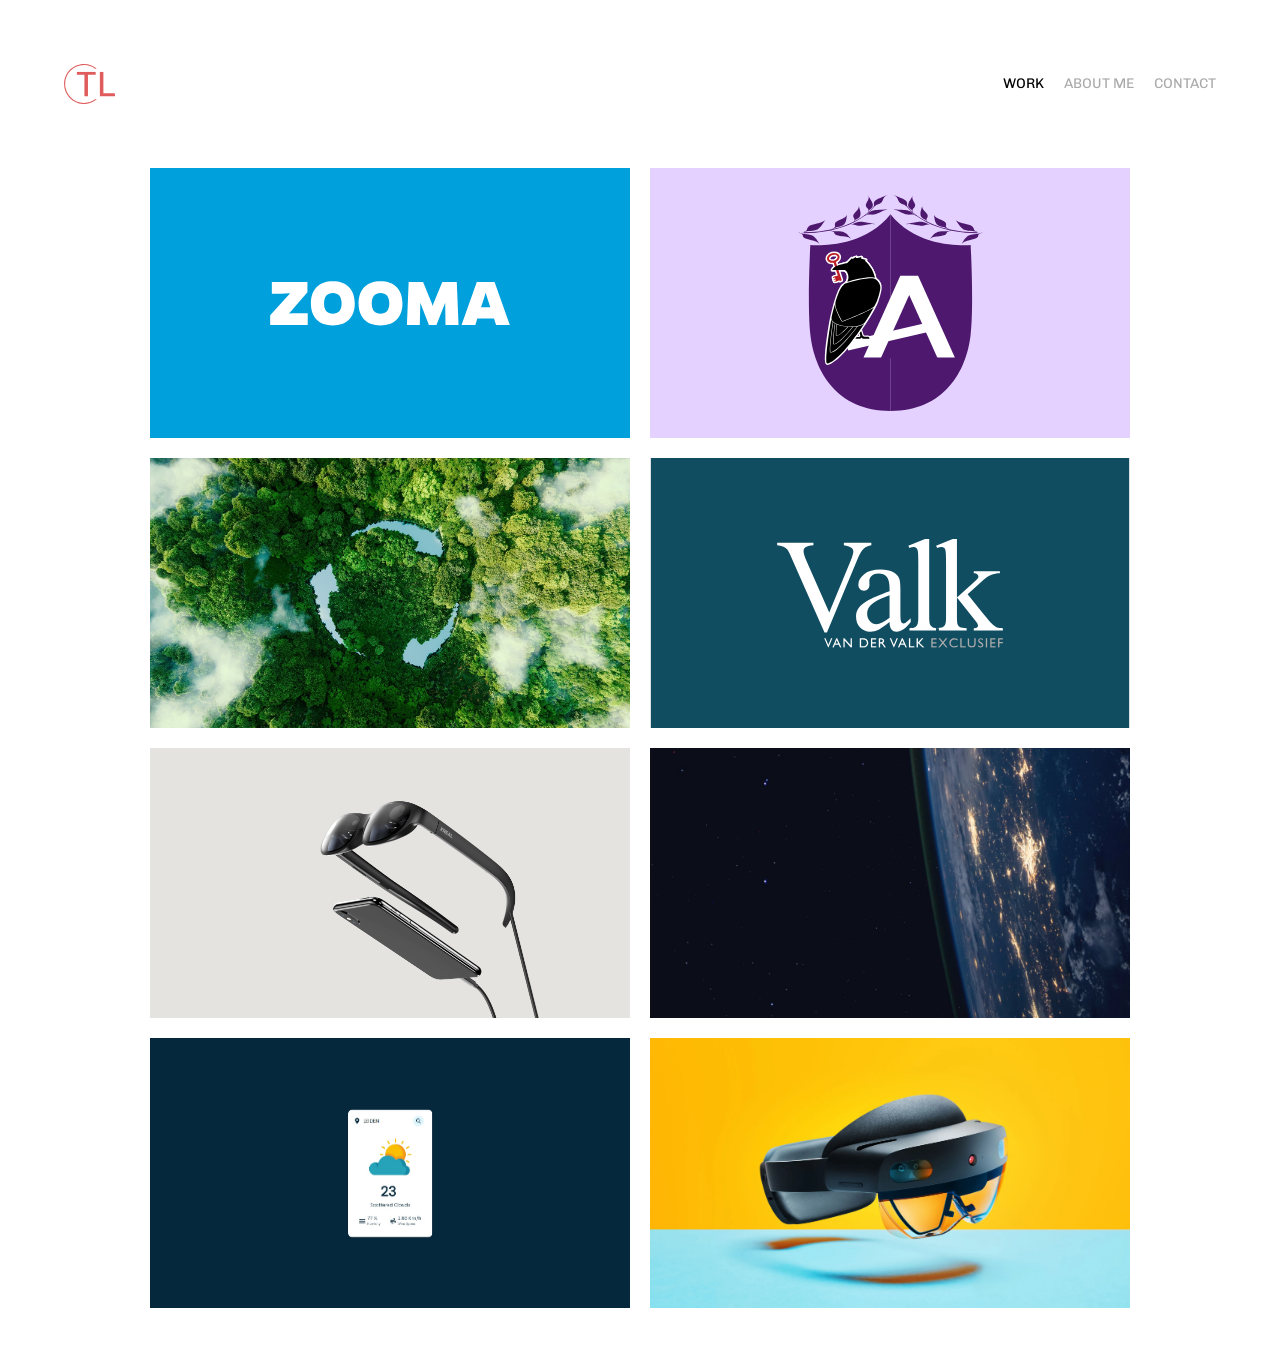
<file: index.html>
<!doctype html>
<html lang="en">
  <head>
    <meta charset="UTF-8" />
    <meta name="viewport" content="width=device-width, initial-scale=1.0" />

    <link rel="preconnect" href="https://fonts.googleapis.com" />
    <link rel="preconnect" href="https://fonts.gstatic.com" crossorigin />
    <link
      href="https://fonts.googleapis.com/css2?family=Chivo&family=Montserrat&display=swap"
      rel="stylesheet"
    />
    <link rel="stylesheet" href="main.css" />
    <link rel="stylesheet" href="pages/work/work.css" />
    <link rel="icon" href="./assets/svg/LogoBlackWhite.svg" />

    <title>Timo vd Berg</title>
  </head>
  <body>
    <nav class="navigation-bar">
      <section class="navigation-bar__logo">
        <a href="./index.html"
          ><img src="assets/svg/Logo.svg" alt="Logo van Timo vd Berg"
        /></a>
      </section>
      <section class="navigation-bar__links">
        <a class="navigation-bar__links--is-active" href="index.html">Work</a>
        <a href="./pages/about/about.html">About Me</a>
        <a href="./pages/contact/contact.html">Contact</a>
      </section>
      <section class="navigation-bar__close">
        <img
          id="js--hamburger-menu-bars"
          class=""
          src="../../assets/svg/Bars.svg"
          alt="Knop voor openen en sluiten menu"
        />
        <img
          id="js--hamburger-menu-xmark"
          class="display-none"
          src="../../assets/svg/Xmark.svg"
          alt="Knop voor openen en sluiten menu"
        />
      </section>
    </nav>
    <main>
      <section id="js--mobile-nav" class="mobile-nav display-none">
        <a href="./index.html">Work</a>
        <a href="./pages/about/about.html">About Me</a>
        <a href="./pages/contact/contact.html">Contact</a>
      </section>
      <section class="work">
        <section class="work__card" data-company="ZOOMA">
          <a href="./pages/work/zooma/zooma.html">
            <img src="assets/img/TestPicture.jpg" alt="" />
            <div class="work__card__overflow">ZOOMA</div>
          </a>
        </section>
        <section class="work__card" data-company="AIVD">
          <a href="./pages/work/aivd/aivd.html">
            <img src="assets/img/TestPicture.jpg" alt="" />
            <div class="work__card__overflow">AIVD</div>
          </a>
        </section>
        <section class="work__card" data-company="Circulera">
          <a href="./pages/work/circulera/circulera.html">
            <img src="assets/img/TestPicture.jpg" alt="" />
            <div class="work__card__overflow">Circulera</div>
          </a>
        </section>
        <section class="work__card" data-company="VDV">
          <a href="./pages/work/vdv/vdv.html">
            <img src="assets/img/TestPicture.jpg" alt="" />
            <div class="work__card__overflow">Van Der Valk</div>
          </a>
        </section>
        <section class="work__card" data-company="ChefAR">
          <a href="./pages/work/chefar/chefar.html">
            <img src="assets/img/TestPicture.jpg" alt="" />
            <div class="work__card__overflow">ChefAR</div>
          </a>
        </section>
        <section class="work__card" data-company="Moonpage">
          <a href="./pages/work/moonpage/moonpage.html">
            <img src="assets/img/TestPicture.jpg" alt="" />
            <div class="work__card__overflow">Moonpage</div>
          </a>
        </section>
        <section class="work__card" data-company="WeatherApp">
          <a href="./pages/work/weatherapp/weatherapp.html">
            <img src="assets/img/TestPicture.jpg" alt="" />
            <div class="work__card__overflow">WeatherApp</div>
          </a>
        </section>
        <section class="work__card" data-company="Bpa">
          <a href="./pages/work/bpa/bpa.html">
            <img src="assets/img/TestPicture.jpg" alt="" />
            <div class="work__card__overflow">Hololens BPA</div>
          </a>
        </section>
      </section>
    </main>
  </body>
  <script src="main.js"></script>
</html>
</file>
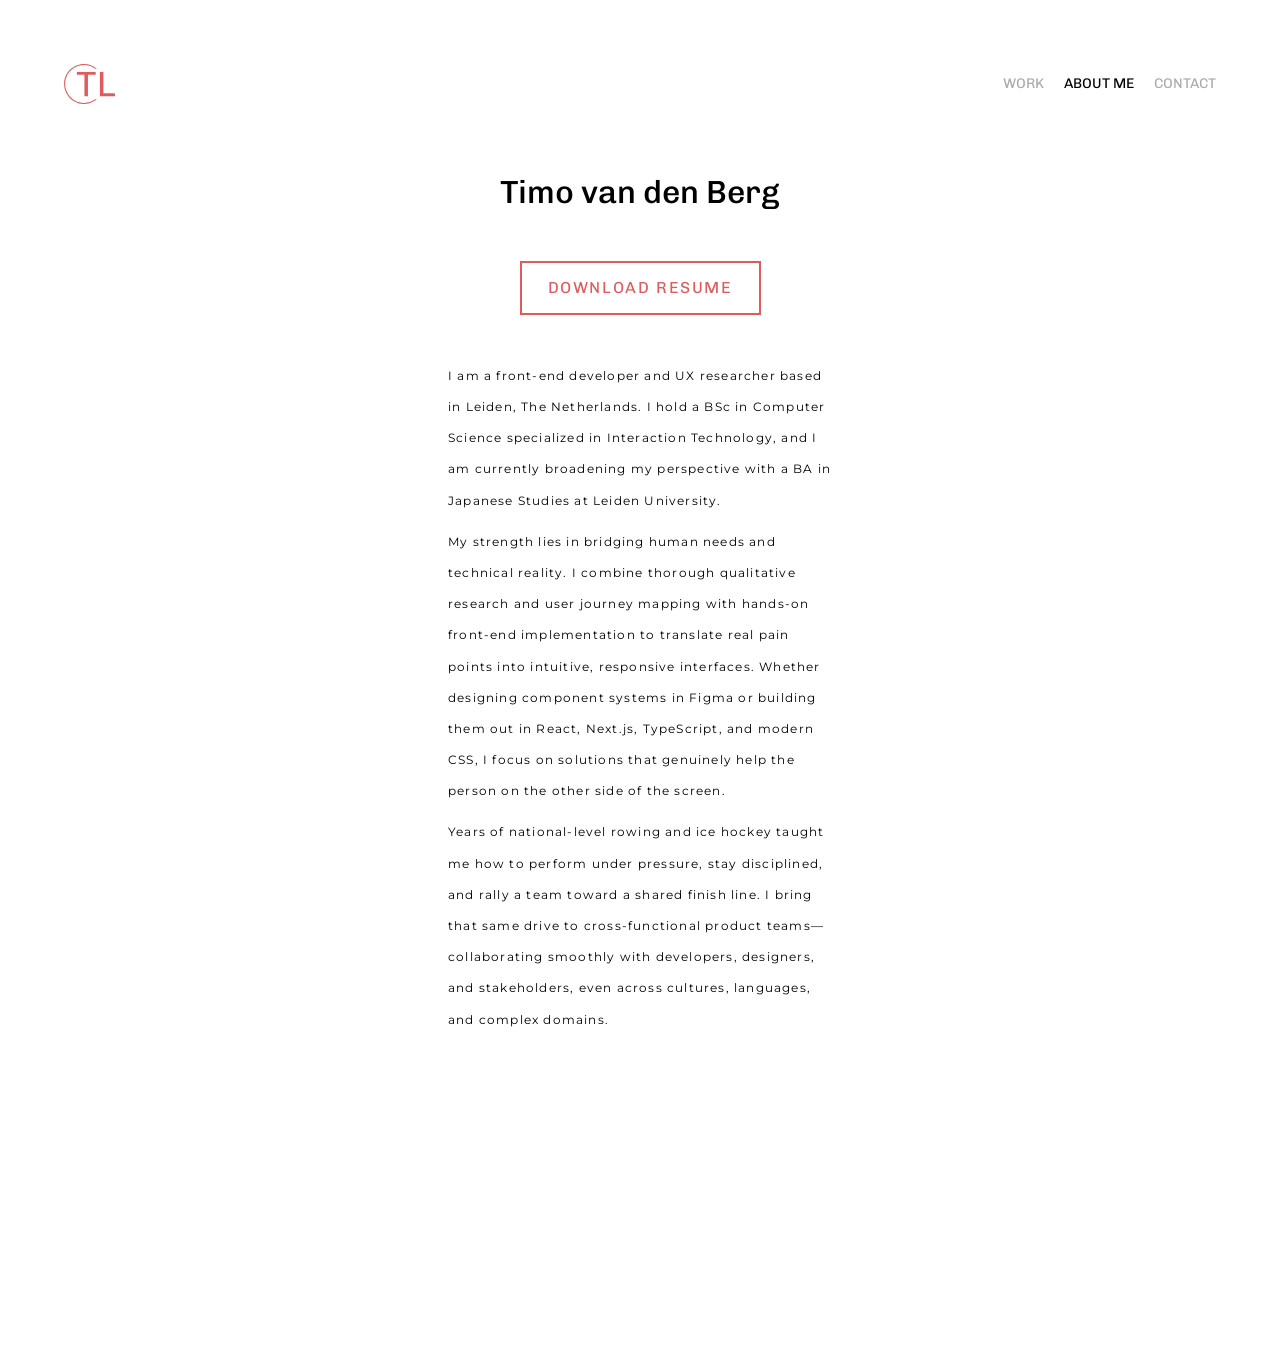
<file: pages/about/about.html>
<!doctype html>
<html lang="en">
  <head>
    <meta charset="UTF-8" />
    <meta name="viewport" content="width=device-width, initial-scale=1.0" />

    <link rel="preconnect" href="https://fonts.googleapis.com" />
    <link rel="preconnect" href="https://fonts.gstatic.com" crossorigin />
    <link
      href="https://fonts.googleapis.com/css2?family=Chivo&family=Montserrat&display=swap"
      rel="stylesheet"
    />
    <link rel="stylesheet" href="../../main.css" />
    <link rel="stylesheet" href="./about.css" />
    <link rel="icon" href="../../assets/svg/LogoBlackWhite.svg" />

    <title>About Me - Timo vd Berg</title>
  </head>

  <body>
    <nav class="navigation-bar">
      <section class="navigation-bar__logo">
        <a href="../../index.html"
          ><img src="../../assets/svg/Logo.svg" alt="Logo van Timo vd Berg"
        /></a>
      </section>
      <section class="navigation-bar__links">
        <a href="../../index.html">Work</a>
        <a class="navigation-bar__links--is-active" href="./about.html"
          >About Me</a
        >
        <a href="../contact/contact.html">Contact</a>
      </section>
      <section class="navigation-bar__close">
        <img
          id="js--hamburger-menu-bars"
          class=""
          src="../../assets/svg/Bars.svg"
          alt="Knop voor openen en sluiten menu"
        />
        <img
          id="js--hamburger-menu-xmark"
          class="display-none"
          src="../../assets/svg/Xmark.svg"
          alt="Knop voor openen en sluiten menu"
        />
      </section>
    </nav>
    <main>
      <section id="js--mobile-nav" class="mobile-nav display-none">
        <a href="../../index.html">Work</a>
        <a href="./about.html">About Me</a>
        <a href="../contact/contact.html">Contact</a>
      </section>
      <section class="about">
        <h1>Timo van den Berg</h1>
        <a href="../../assets/download/CV-TimovdBerg-EN.pdf" target="_blank"
          ><button class="about__resume">Download Resume</button></a
        >
        <section class="about__text">
          <p>
            I am a front-end developer and UX researcher based in Leiden, The
            Netherlands. I hold a BSc in Computer Science specialized in
            Interaction Technology, and I am currently broadening my perspective
            with a BA in Japanese Studies at Leiden University.
          </p>
          <p>
            My strength lies in bridging human needs and technical reality. I
            combine thorough qualitative research and user journey mapping with
            hands-on front-end implementation to translate real pain points into
            intuitive, responsive interfaces. Whether designing component
            systems in Figma or building them out in React, Next.js, TypeScript,
            and modern CSS, I focus on solutions that genuinely help the person
            on the other side of the screen.
          </p>
          <p>
            Years of national-level rowing and ice hockey taught me how to
            perform under pressure, stay disciplined, and rally a team toward a
            shared finish line. I bring that same drive to cross-functional
            product teams—collaborating smoothly with developers, designers, and
            stakeholders, even across cultures, languages, and complex domains.
          </p>
        </section>
        <div class="about__maps">
          <iframe
            src="https://www.google.com/maps/embed?pb=!1m18!1m12!1m3!1d23284.532266673214!2d4.494138640460885!3d52.161875551069286!2m3!1f0!2f0!3f0!3m2!1i1024!2i768!4f13.1!3m3!1m2!1s0x47c5c68b88c9d753%3A0x74076352baf3fe49!2sLeiden!5e0!3m2!1snl!2snl!4v1690963417505!5m2!1snl!2snl"
            style="border: 0"
            allowfullscreen=""
            loading="lazy"
            referrerpolicy="no-referrer-when-downgrade"
          ></iframe>
        </div>
      </section>
    </main>
  </body>
  <script src="../../main.js"></script>
</html>
</file>
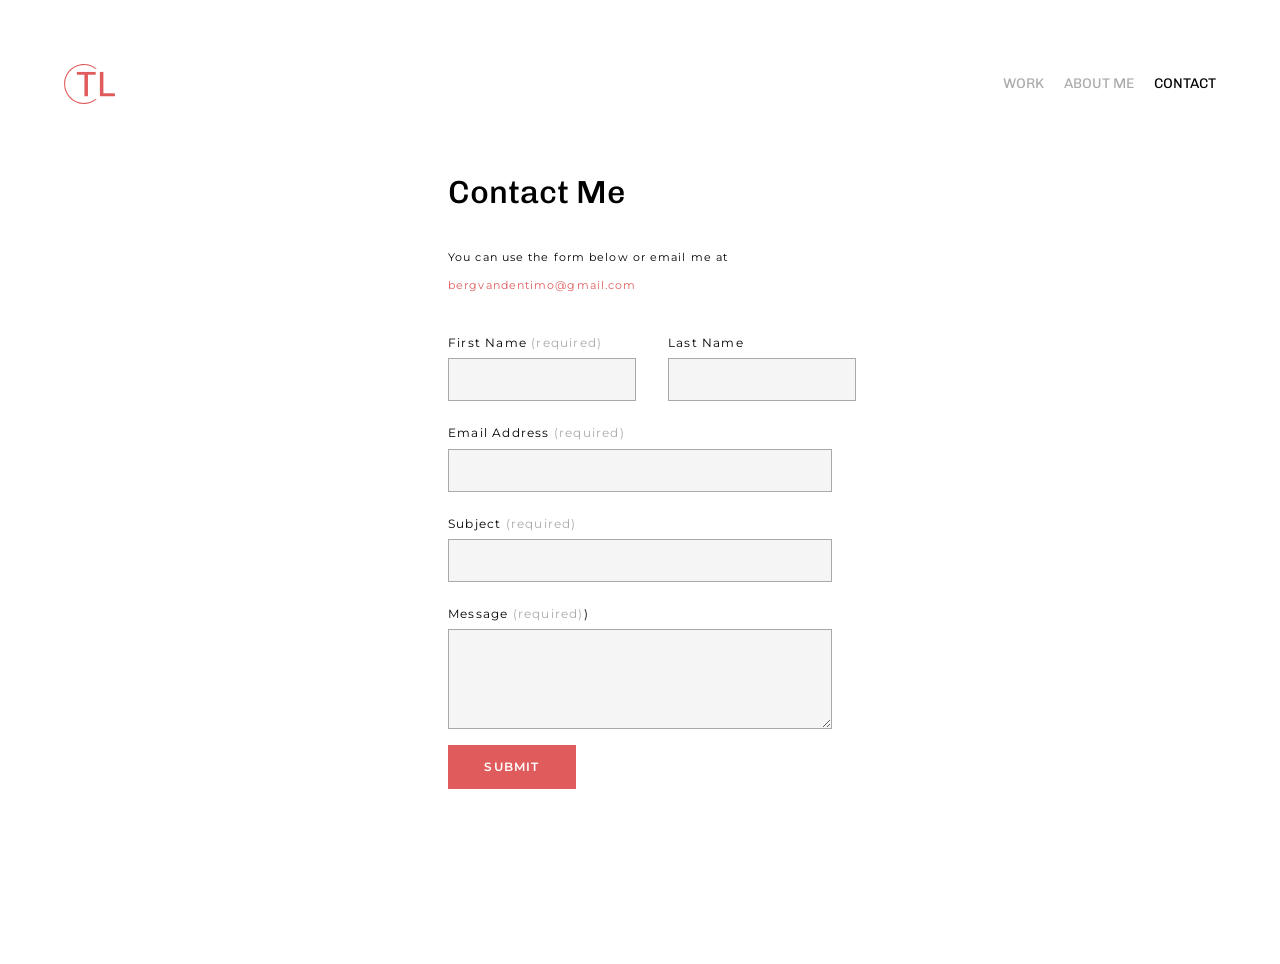
<file: pages/contact/contact.html>
<!DOCTYPE html>
<html lang="en">

<head>
    <meta charset="UTF-8">
    <meta name="viewport" content="width=device-width, initial-scale=1.0">

    <link rel="preconnect" href="https://fonts.googleapis.com">
    <link rel="preconnect" href="https://fonts.gstatic.com" crossorigin>
    <link href="https://fonts.googleapis.com/css2?family=Chivo&family=Montserrat&display=swap" rel="stylesheet">
    <link rel="stylesheet" href="../../main.css">
    <link rel="stylesheet" href="./contact.css">
    <link rel="icon" href="../../assets/svg/LogoBlackWhite.svg">

    <title>Contact - Timo vd Berg</title>
</head>

<body>
    <nav class="navigation-bar">
        <section class="navigation-bar__logo">
            <a href="../../index.html"><img src="../../assets/svg/Logo.svg" alt="Logo van Timo vd Berg"></a>
        </section>
        <section class="navigation-bar__links">
            <a href="../../index.html">Work</a>
            <a href="../about/about.html">About Me</a>
            <a class="navigation-bar__links--is-active" href="./contact.html">Contact</a>
        </section>
        <section class="navigation-bar__close">
            <img 
                id="js--hamburger-menu-bars" 
                class="" 
                src="../../assets/svg/Bars.svg"
                alt="Knop voor openen en sluiten menu"
            >
            <img 
                id="js--hamburger-menu-xmark" 
                class="display-none" 
                src="../../assets/svg/Xmark.svg"
                alt="Knop voor openen en sluiten menu"
            >
        </section>
    </nav>
    <main>
        <section id="js--mobile-nav" class="mobile-nav display-none">
            <a href="../../index.html">Work</a>
            <a href="../about/about.html">About Me</a>
            <a href="./contact.html">Contact</a>
        </section>
        <section class="contact">
            <h1>Contact Me</h1>
            <p>You can use the form below or email me at <br> <span class="email">bergvandentimo@gmail.com</span></p>
            <form 
                class="contact__form" 
                action="https://formspree.io/f/xbjvdzda" 
                method="post" 
            >
                <section class="contact__form__names">
                    <section class="contact__form__names__name">
                        <label for="fname">First Name <span class="required">(required)</span></label>
                        <input type="text" id="fname" name="First Name" required>
                    </section>
                    <section class="contact__form__names__name">
                        <label for="lname">Last Name</label>
                        <input type="text" id="lname" name="Last Name">
                    </section>
                </section>

                <label for="email">Email Address <span class="required">(required)</span></label>
                <input type="email" id="email" name="Email" required>

                <label for="subject">Subject <span class="required">(required)</span></label>
                <input type="text" id="subject" name="Subject" required>

                <label for="message">Message <span class="required">(required)</span>)</label>
                <textarea name="Message" id="message" cols="30" rows="10" required></textarea>

                <input class="contact__form__submit" type="submit" value="SUBMIT">
            </form>
        </section>
    </main>
</body>
<script src="../../main.js"></script>

</html>
</file>
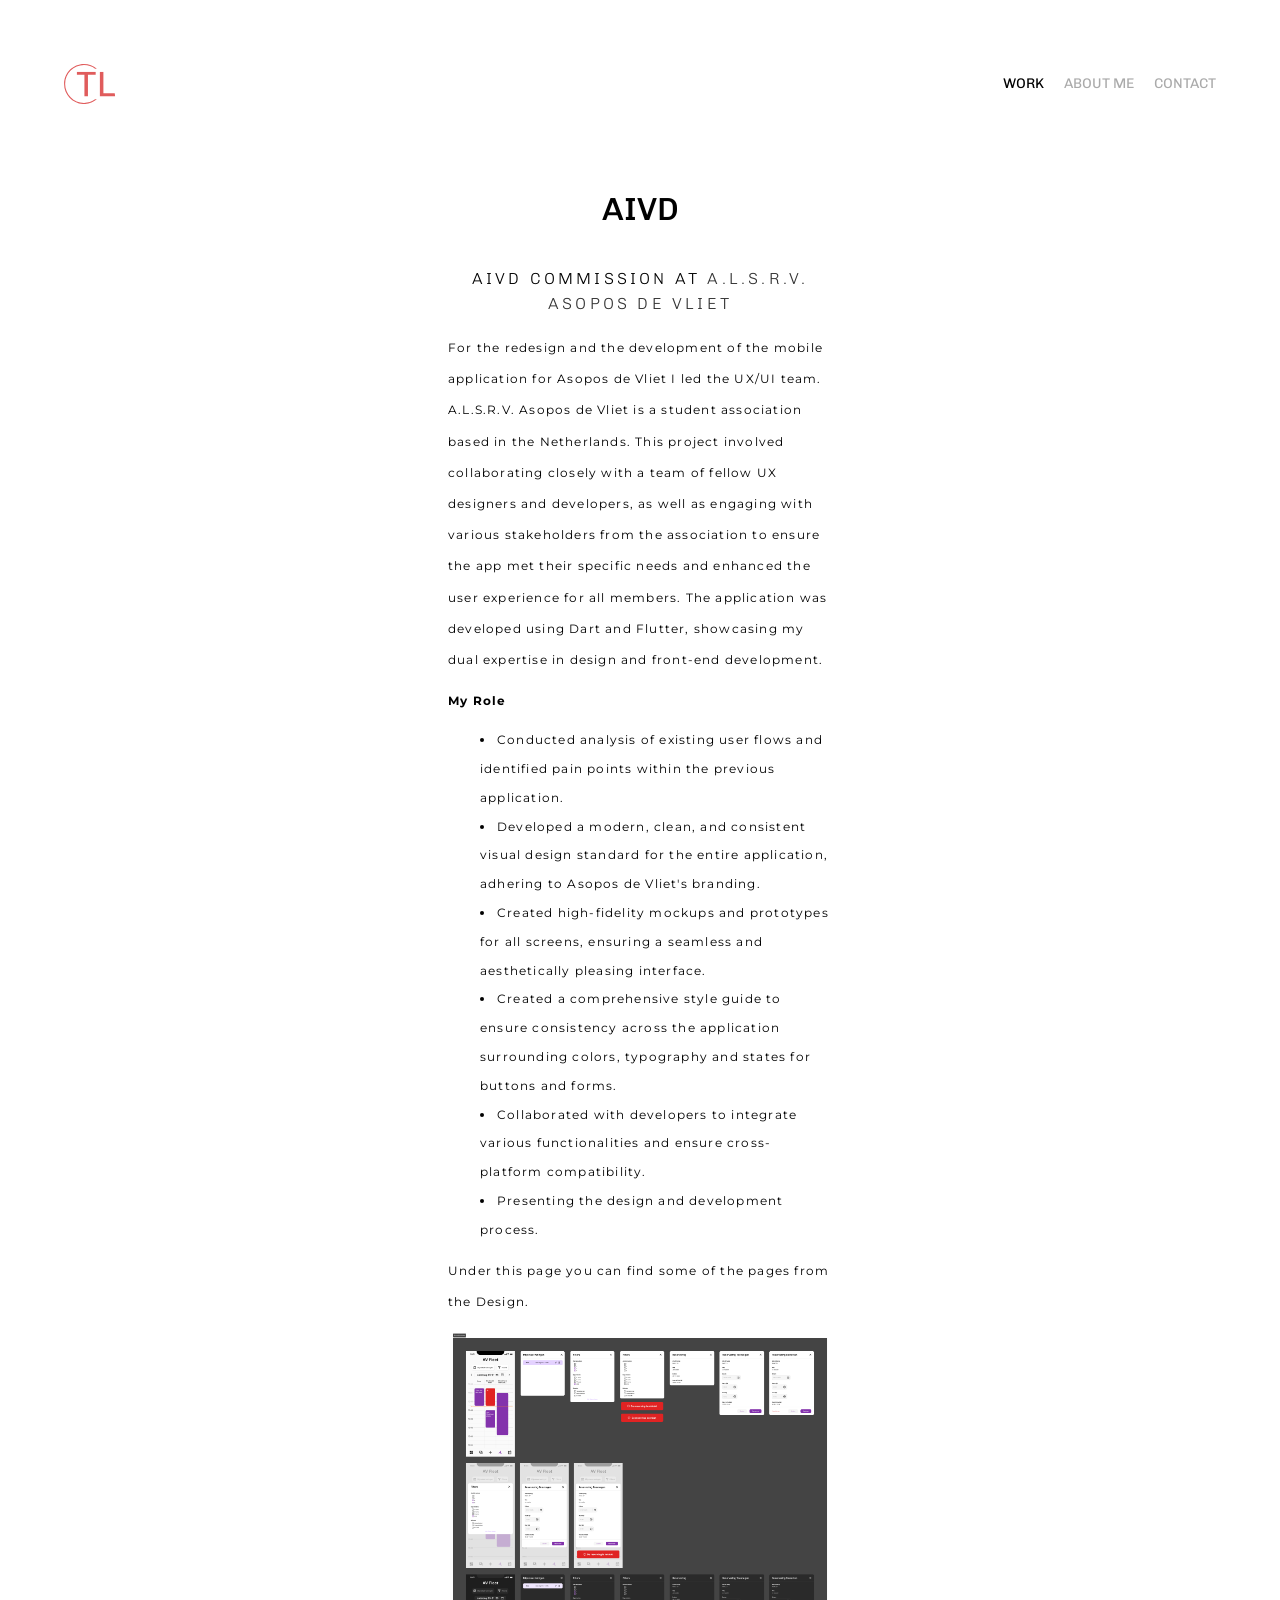
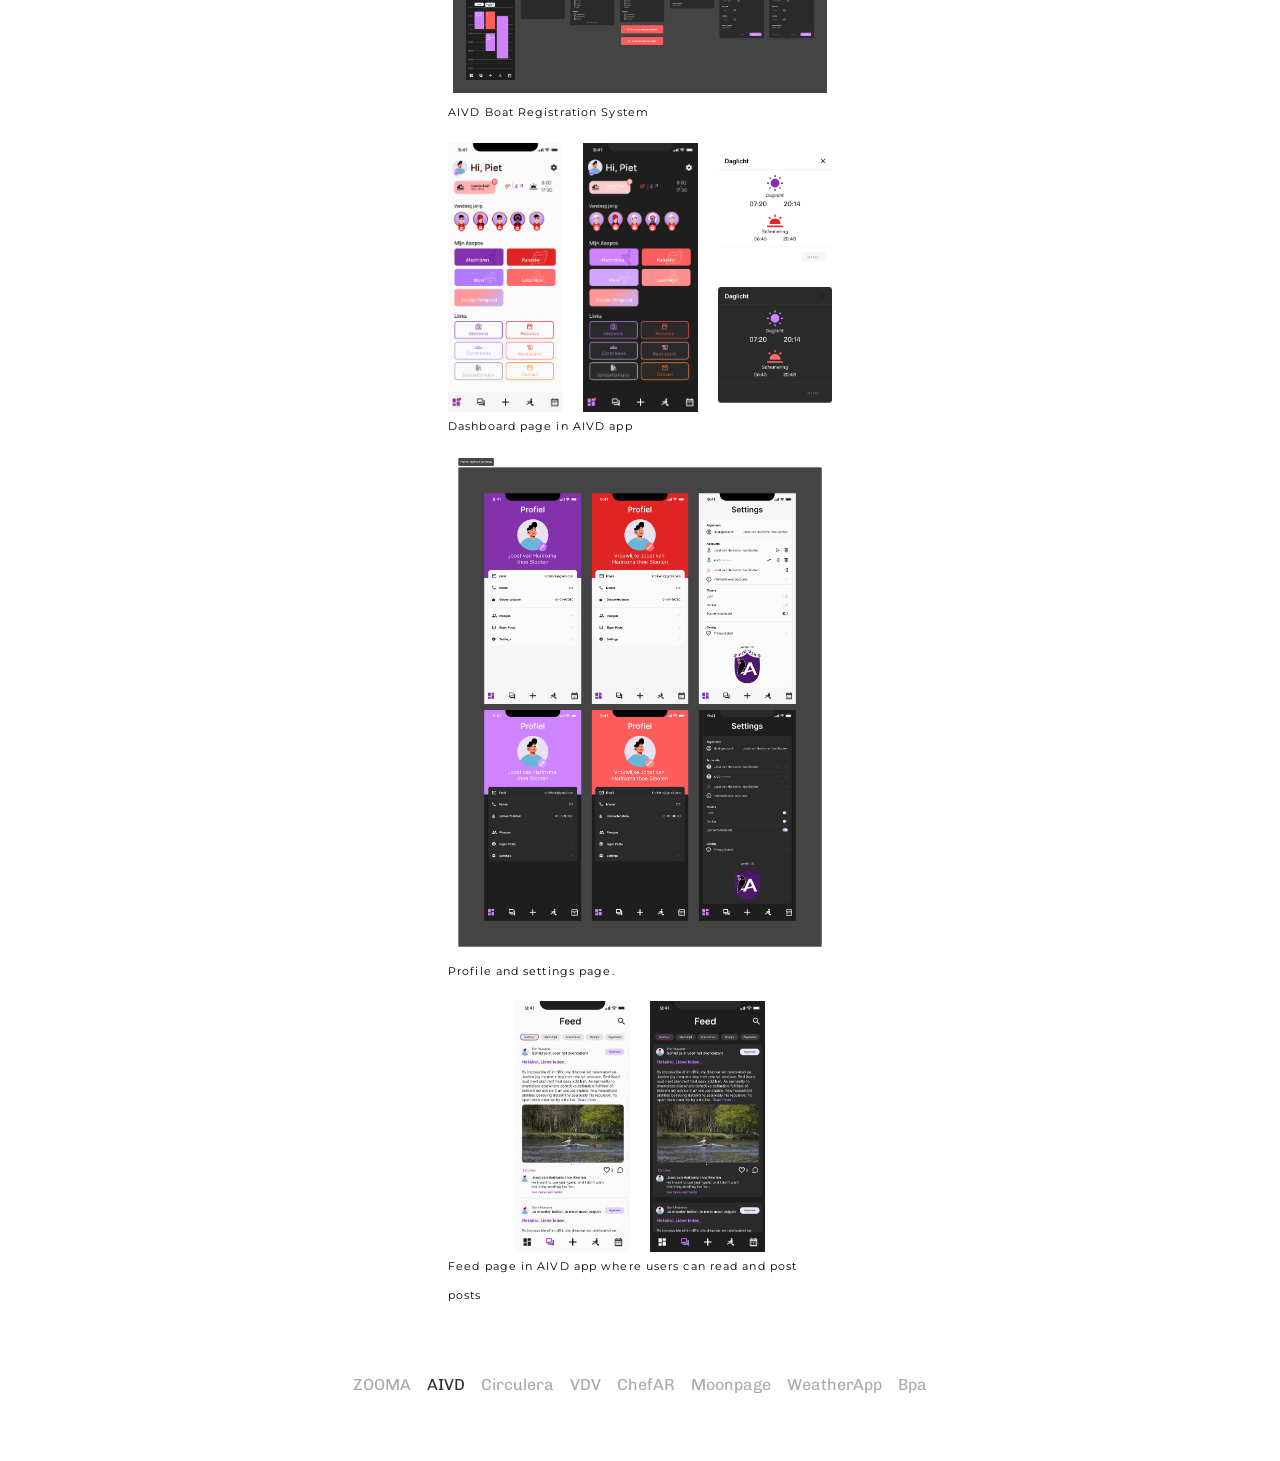
<file: pages/work/aivd/aivd.html>
<!doctype html>
<html lang="en">
  <head>
    <meta charset="UTF-8" />
    <meta name="viewport" content="width=device-width, initial-scale=1.0" />

    <link rel="preconnect" href="https://fonts.googleapis.com" />
    <link rel="preconnect" href="https://fonts.gstatic.com" crossorigin />
    <link
      href="https://fonts.googleapis.com/css2?family=Chivo&family=Montserrat&display=swap"
      rel="stylesheet"
    />
    <link rel="stylesheet" href="../../../main.css" />
    <link rel="stylesheet" href="./aivd.css" />
    <link rel="icon" href="../../../assets/svg/LogoBlackWhite.svg" />

    <title>AIVD - Timo vd Berg</title>
  </head>
  <body>
    <nav class="navigation-bar">
      <section class="navigation-bar__logo">
        <a href="../../../index.html"
          ><img src="../../../assets/svg/Logo.svg" alt="Logo van Timo vd Berg"
        /></a>
      </section>
      <section class="navigation-bar__links">
        <a class="navigation-bar__links--is-active" href="../../../index.html"
          >Work</a
        >
        <a href="../../about/about.html">About Me</a>
        <a href="../../contact/contact.html">Contact</a>
      </section>
      <section class="navigation-bar__close">
        <img
          id="js--hamburger-menu-bars"
          class=""
          src="../../../assets/svg/Bars.svg"
          alt="Knop voor openen en sluiten menu"
        />
        <img
          id="js--hamburger-menu-xmark"
          class="display-none"
          src="../../../assets/svg/Xmark.svg"
          alt="Knop voor openen en sluiten menu"
        />
      </section>
    </nav>
    <main>
      <section id="js--mobile-nav" class="mobile-nav display-none">
        <a href="../../../index.html">Work</a>
        <a href="../../about/about.html">About Me</a>
        <a href="../../contact/contact.html">Contact</a>
      </section>
      <section class="aivd workLi--style">
        <h1>AIVD</h1>
        <h3>
          AIVD commission at
          <a class="headline--hover" href="https://asopos.nl" target="_blank"
            >A.L.S.R.V. Asopos de Vliet</a
          >
        </h3>
        <p>
          For the redesign and the development of the mobile application for
          Asopos de Vliet I led the UX/UI team. A.L.S.R.V. Asopos de Vliet is a
          student association based in the Netherlands. This project involved
          collaborating closely with a team of fellow UX designers and
          developers, as well as engaging with various stakeholders from the
          association to ensure the app met their specific needs and enhanced
          the user experience for all members. The application was developed
          using Dart and Flutter, showcasing my dual expertise in design and
          front-end development.
        </p>
        <p>
          <b>My Role</b>
          <br />
          <li>
            Conducted analysis of existing user flows and identified pain points
            within the previous application.
          </li>
          <li>
            Developed a modern, clean, and consistent visual design standard for
            the entire application, adhering to Asopos de Vliet's branding.
          </li>
          <li>
            Created high-fidelity mockups and prototypes for all screens,
            ensuring a seamless and aesthetically pleasing interface.
          </li>
          <li>
            Created a comprehensive style guide to ensure consistency across the
            application surrounding colors, typography and states for buttons
            and forms.
          </li>
          <li>
            Collaborated with developers to integrate various functionalities
            and ensure cross-platform compatibility.
          </li>
          <li>Presenting the design and development process.</li>
        </p>
        <p class="margin-bottom">
          Under this page you can find some of the pages from the Design.
        </p>
        <img
          src="../../../assets/img/aivd/AIVDAfschrijfsysteem.png"
          alt="AIVD Boat Registration System"
        />
        <figcaption>AIVD Boat Registration System</figcaption>
        <section class="aivd__dashboard">
          <img
            src="../../../assets/img/aivd/AIVDDashboardDesign.png"
            alt="AIVD Dashboard Page"
          />
          <img
            src="../../../assets/img/aivd/AIVDDM-DashboardDesign.png"
            alt="AIVD Dashboard Page Dark Mode"
          />
          <section class="aivd__dashboard__modal">
            <img
              src="../../../assets/img/aivd/AIVDDashboardModalWeerDesign.png"
              alt="AIVD Dashboard Page Weather Modal"
            />
            <img
              src="../../../assets/img/aivd/AIVDDM-DashboardModalWeerDesign.png"
              alt="AIVD Dashboard Page Weather Modal Dark AIVD"
            />
          </section>
        </section>
        <figcaption>Dashboard page in AIVD app</figcaption>
        <img
          src="../../../assets/img/aivd/AIVDProfielPagina&Settings.png"
          alt="Profile and settings page"
        />
        <figcaption>Profile and settings page.</figcaption>
        <section class="aivd__feed">
          <img
            src="../../../assets/img/aivd/AIVDFeed.png"
            alt="AIVD Feed Page"
          />
          <img
            src="../../../assets/img/aivd/DM-AIVDFeed.png"
            alt="AIVD Feed Page Dark Mode"
          />
        </section>
        <figcaption>
          Feed page in AIVD app where users can read and post posts
        </figcaption>
      </section>
    </main>
    <footer>
      <a href="../zooma/zooma.html">ZOOMA</a>
      <a class="footer-active" href="./aivd.html">AIVD</a>
      <a href="../circulera/circulera.html">Circulera</a>
      <a href="../vdv/vdv.html">VDV</a>
      <a href="../chefar/chefar.html">ChefAR</a>
      <a href="../moonpage/moonpage.html">Moonpage</a>
      <a href="../weatherapp/weatherapp.html">WeatherApp</a>
      <a href="../bpa/bpa.html">Bpa</a>
    </footer>
  </body>
  <script src="../../../main.js"></script>
</html>
</file>
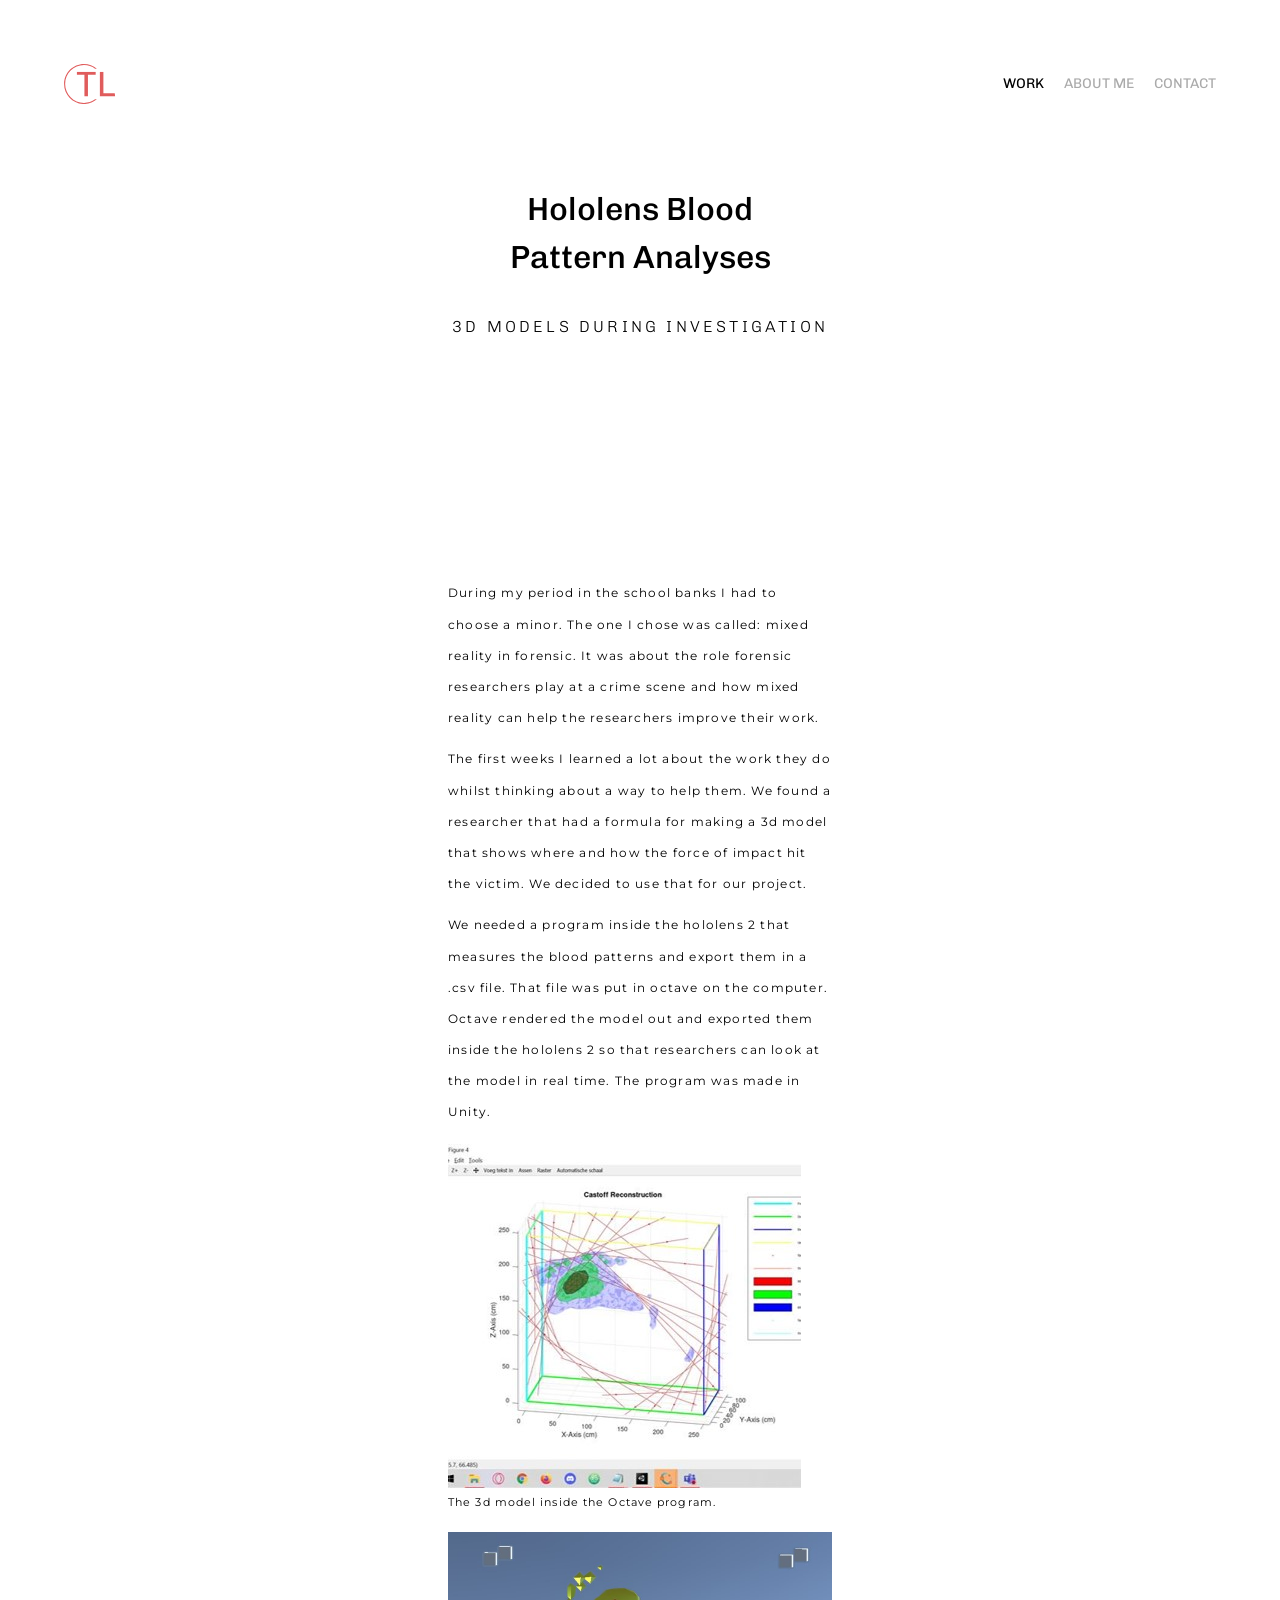
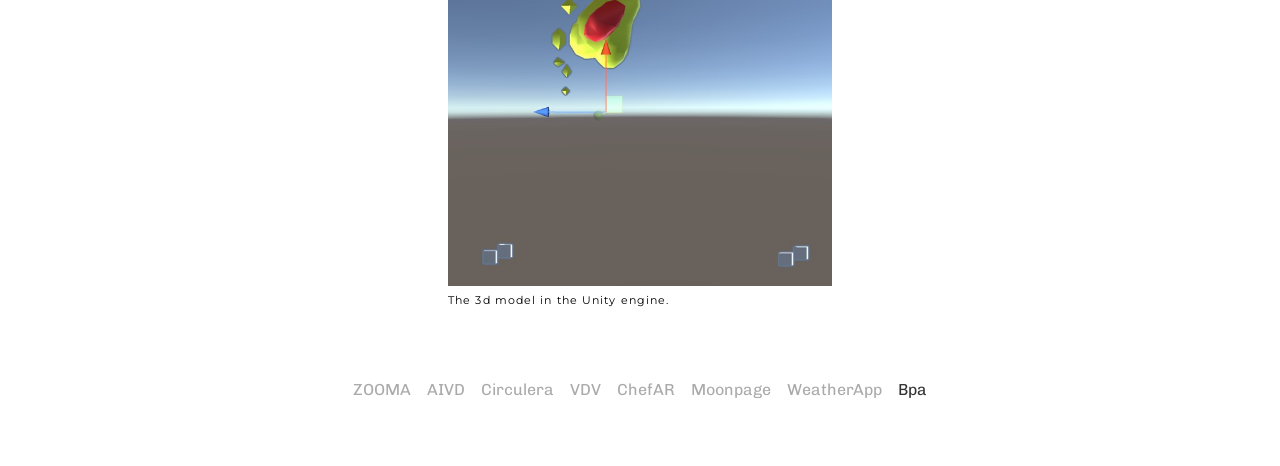
<file: pages/work/bpa/bpa.html>
<!doctype html>
<html lang="en">
  <head>
    <meta charset="UTF-8" />
    <meta name="viewport" content="width=device-width, initial-scale=1.0" />

    <link rel="preconnect" href="https://fonts.googleapis.com" />
    <link rel="preconnect" href="https://fonts.gstatic.com" crossorigin />
    <link
      href="https://fonts.googleapis.com/css2?family=Chivo&family=Montserrat&display=swap"
      rel="stylesheet"
    />
    <link rel="stylesheet" href="../../../main.css" />
    <link rel="stylesheet" href="./bpa.css" />
    <link rel="icon" href="../../../assets/svg/LogoBlackWhite.svg" />

    <title>BPA Castoff - Timo vd Berg</title>
  </head>

  <body>
    <nav class="navigation-bar">
      <section class="navigation-bar__logo">
        <a href="../../../index.html"
          ><img src="../../../assets/svg/Logo.svg" alt="Logo van Timo vd Berg"
        /></a>
      </section>
      <section class="navigation-bar__links">
        <a class="navigation-bar__links--is-active" href="../../../index.html"
          >Work</a
        >
        <a href="../../about/about.html">About Me</a>
        <a href="../../contact/contact.html">Contact</a>
      </section>
      <section class="navigation-bar__close">
        <img
          id="js--hamburger-menu-bars"
          class=""
          src="../../../assets/svg/Bars.svg"
          alt="Knop voor openen en sluiten menu"
        />
        <img
          id="js--hamburger-menu-xmark"
          class="display-none"
          src="../../../assets/svg/Xmark.svg"
          alt="Knop voor openen en sluiten menu"
        />
      </section>
    </nav>
    <main>
      <section id="js--mobile-nav" class="mobile-nav display-none">
        <a href="../../../index.html">Work</a>
        <a href="../../about/about.html">About Me</a>
        <a href="../../contact/contact.html">Contact</a>
      </section>
      <section class="bpa">
        <h1>Hololens Blood Pattern Analyses</h1>
        <h3>3D models during investigation</h3>

        <iframe
          src="https://www.youtube.com/embed/T5SoSOObNlg?mute=1&controls=0"
          frameborder="0"
        ></iframe>

        <p>
          During my period in the school banks I had to choose a minor. The one
          I chose was called: mixed reality in forensic. It was about the role
          forensic researchers play at a crime scene and how mixed reality can
          help the researchers improve their work.
        </p>
        <p>
          The first weeks I learned a lot about the work they do whilst thinking
          about a way to help them. We found a researcher that had a formula for
          making a 3d model that shows where and how the force of impact hit the
          victim. We decided to use that for our project.
        </p>
        <p class="margin-bottom">
          We needed a program inside the hololens 2 that measures the blood
          patterns and export them in a .csv file. That file was put in octave
          on the computer. Octave rendered the model out and exported them
          inside the hololens 2 so that researchers can look at the model in
          real time. The program was made in Unity.
        </p>

        <section>
          <img
            src="../../../assets/img/bpa/OctaveModel.jpg"
            alt="BPA model inside Octave"
          />
          <figcaption>The 3d model inside the Octave program.</figcaption>
          <img
            src="../../../assets/img/bpa/BPA3DModelUnity.jpg"
            alt="BPA model in Unity"
          />
          <figcaption>The 3d model in the Unity engine.</figcaption>
        </section>
      </section>
    </main>
    <footer>
      <a href="../zooma/zooma.html">ZOOMA</a>
      <a href="../aivd/aivd.html">AIVD</a>
      <a href="../circulera/circulera.html">Circulera</a>
      <a href="../vdv/vdv.html">VDV</a>
      <a href="../chefar/chefar.html">ChefAR</a>
      <a href="../moonpage/moonpage.html">Moonpage</a>
      <a href="../weatherapp/weatherapp.html">WeatherApp</a>
      <a class="footer-active" href="./weatherapp.html">Bpa </a>
    </footer>
  </body>
  <script src="../../../main.js"></script>
</html>
</file>
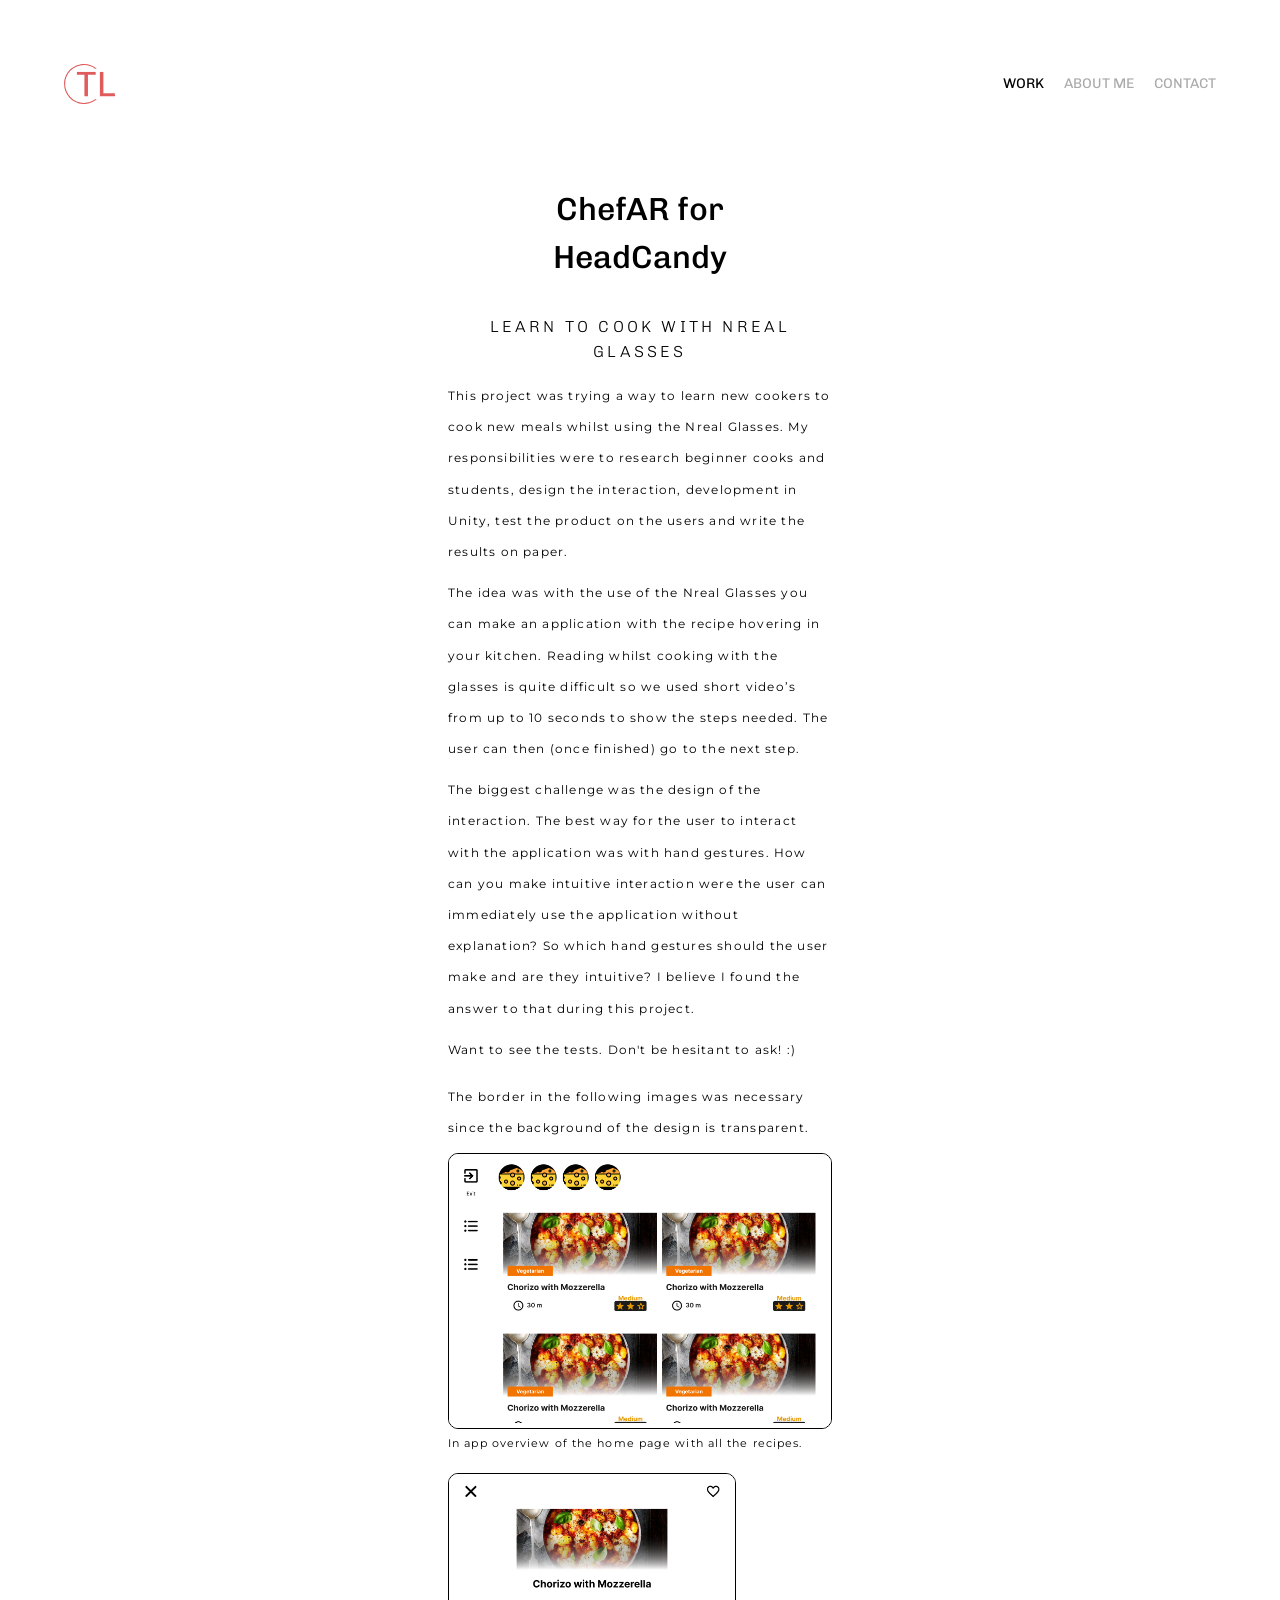
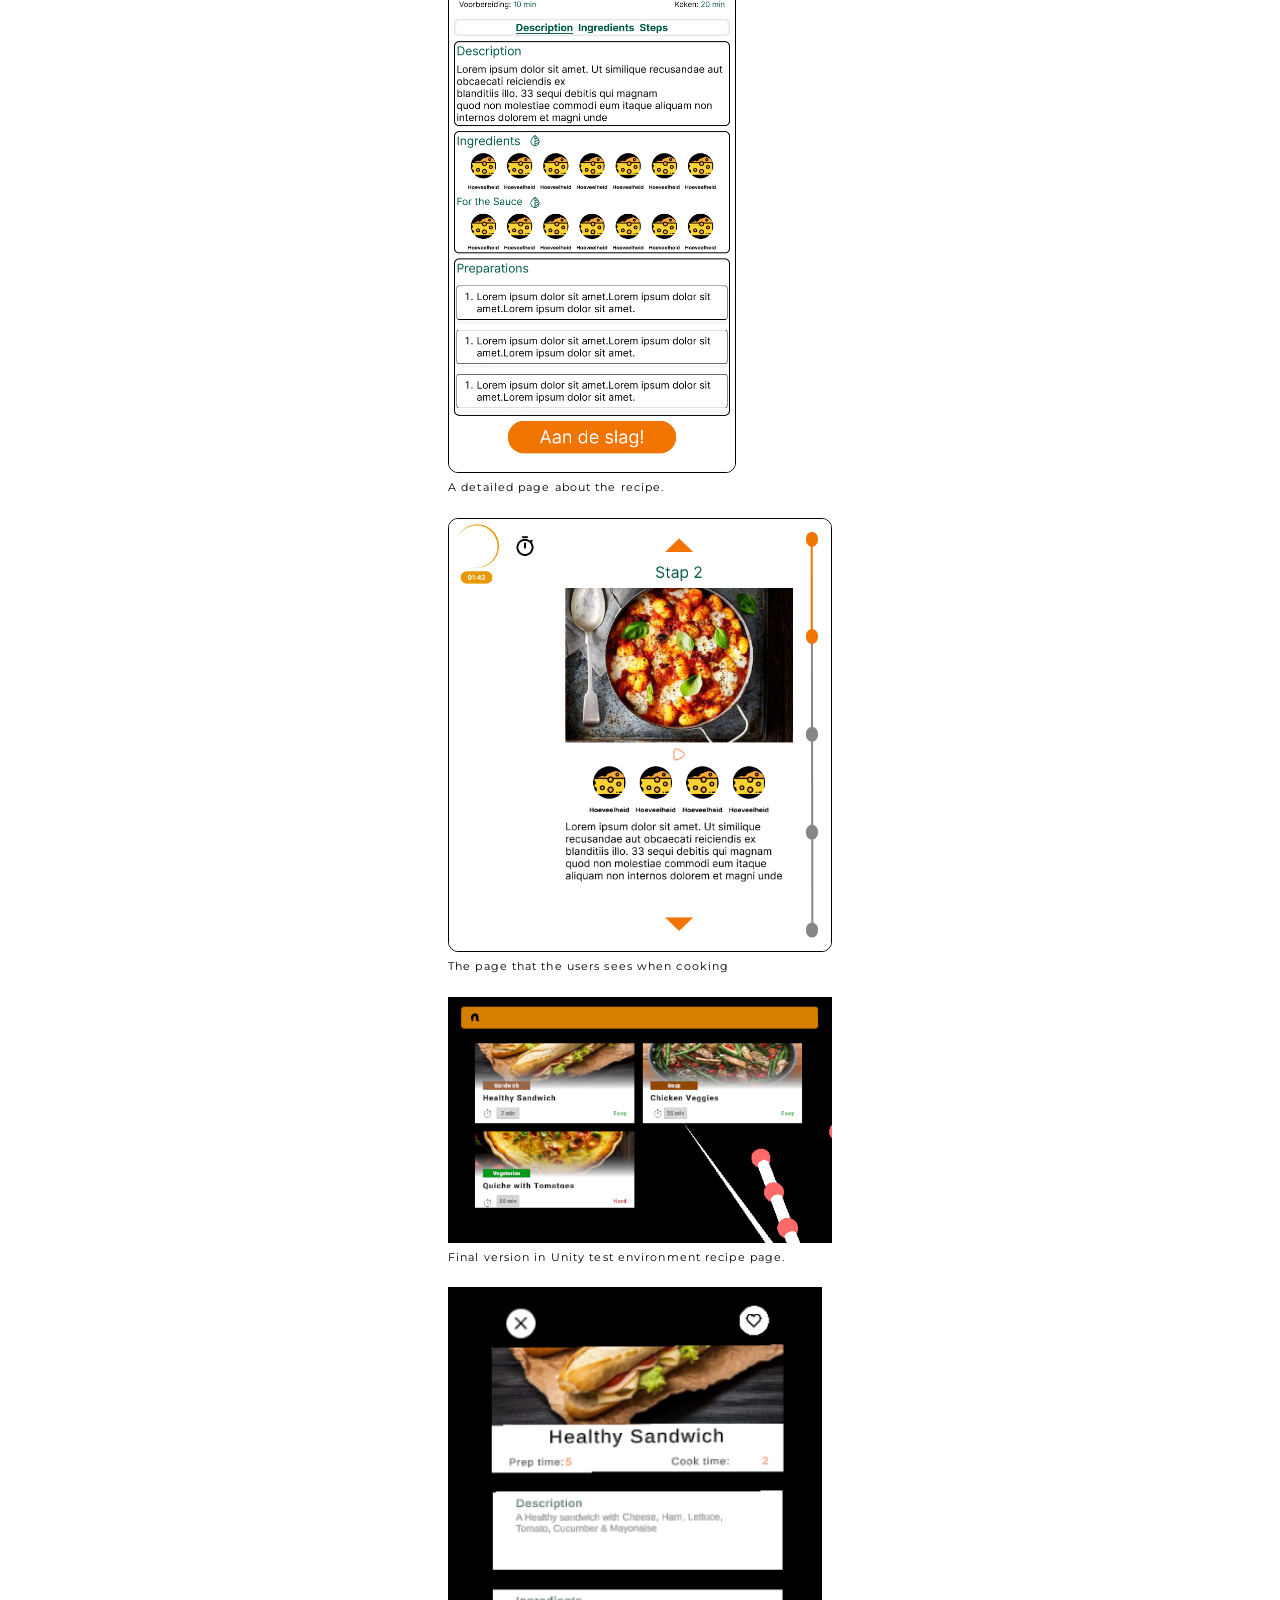
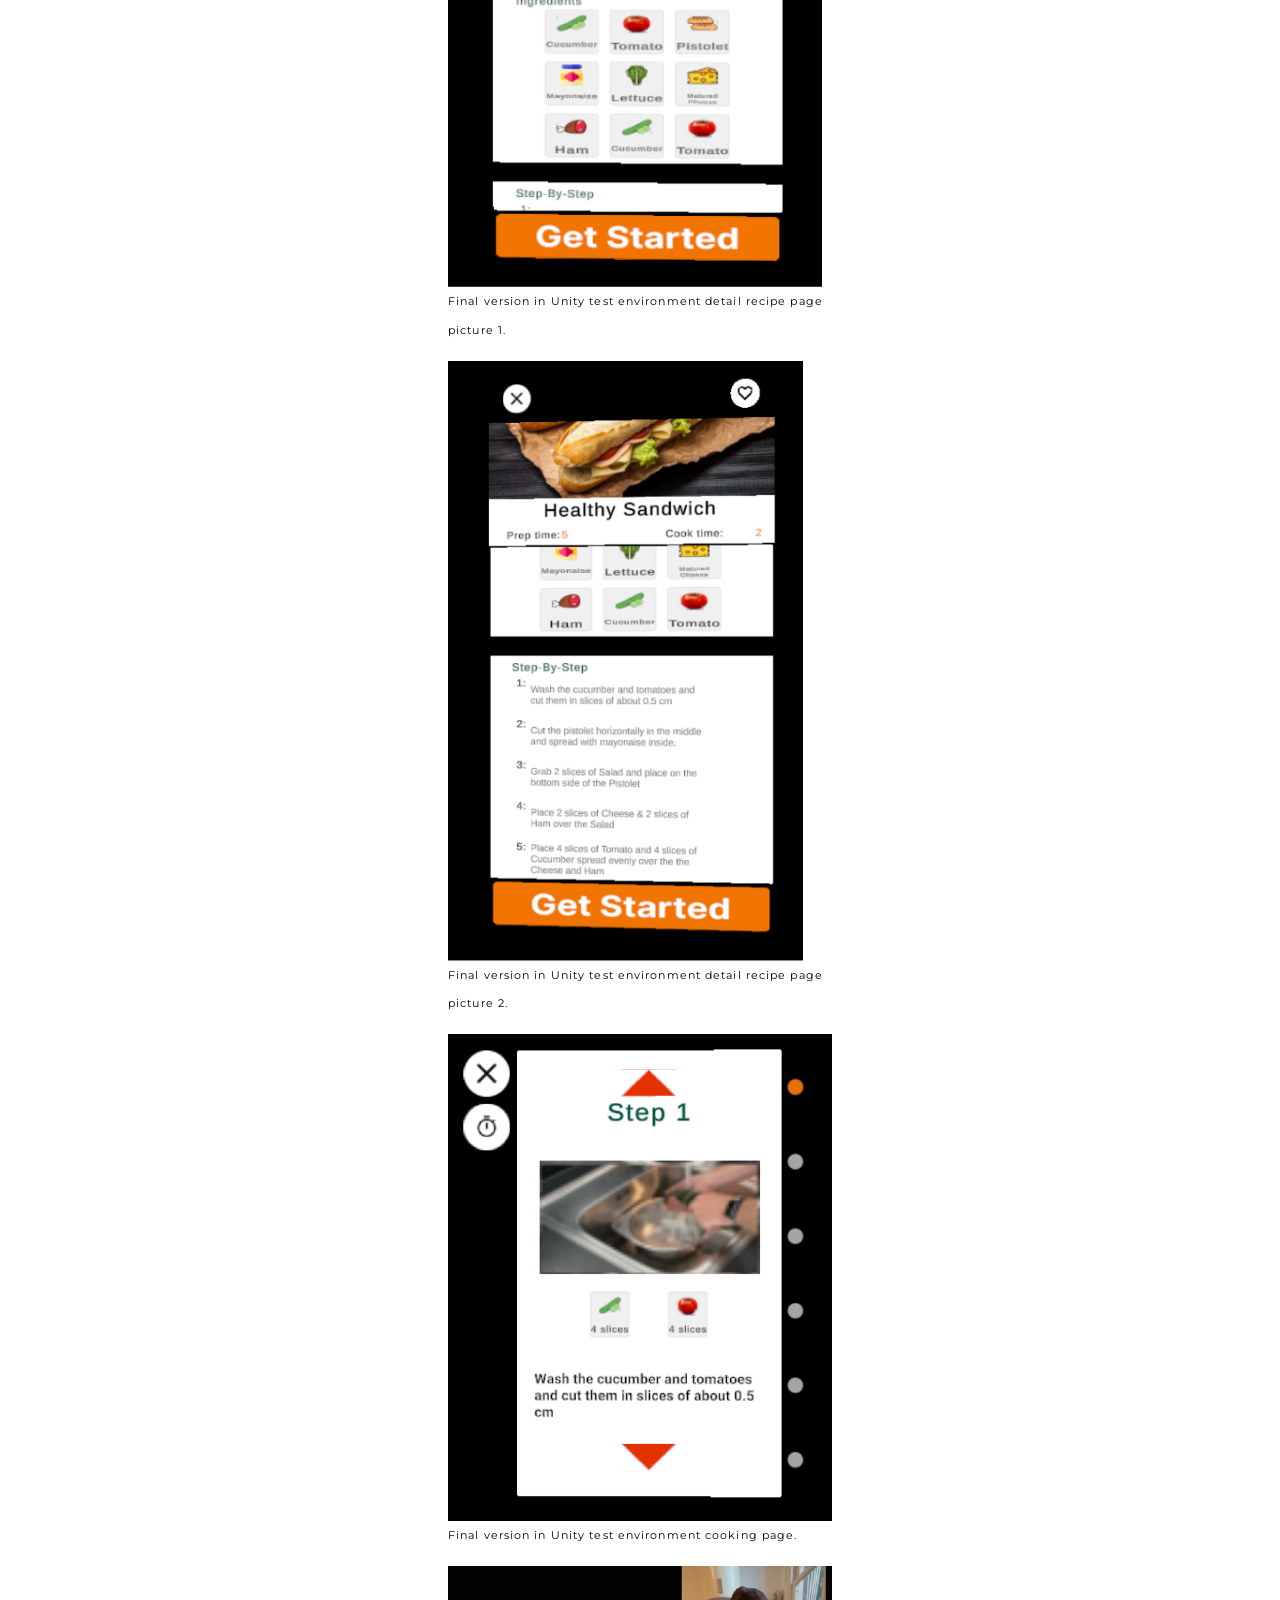
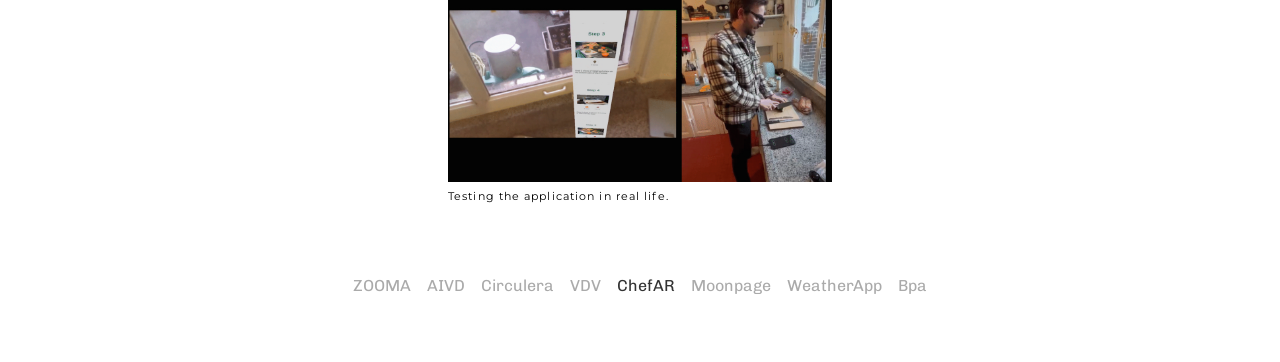
<file: pages/work/chefar/chefar.html>
<!doctype html>
<html lang="en">
  <head>
    <meta charset="UTF-8" />
    <meta name="viewport" content="width=device-width, initial-scale=1.0" />

    <link rel="preconnect" href="https://fonts.googleapis.com" />
    <link rel="preconnect" href="https://fonts.gstatic.com" crossorigin />
    <link
      href="https://fonts.googleapis.com/css2?family=Chivo&family=Montserrat&display=swap"
      rel="stylesheet"
    />
    <link rel="stylesheet" href="../../../main.css" />
    <link rel="stylesheet" href="./chefar.css" />
    <link rel="icon" href="../../../assets/svg/LogoBlackWhite.svg" />

    <title>ChefAR - Timo vd Berg</title>
  </head>

  <body>
    <nav class="navigation-bar">
      <section class="navigation-bar__logo">
        <a href="../../../index.html"
          ><img src="../../../assets/svg/Logo.svg" alt="Logo van Timo vd Berg"
        /></a>
      </section>
      <section class="navigation-bar__links">
        <a class="navigation-bar__links--is-active" href="../../../index.html"
          >Work</a
        >
        <a href="../../about/about.html">About Me</a>
        <a href="../../contact/contact.html">Contact</a>
      </section>
      <section class="navigation-bar__close">
        <img
          id="js--hamburger-menu-bars"
          class=""
          src="../../../assets/svg/Bars.svg"
          alt="Knop voor openen en sluiten menu"
        />
        <img
          id="js--hamburger-menu-xmark"
          class="display-none"
          src="../../../assets/svg/Xmark.svg"
          alt="Knop voor openen en sluiten menu"
        />
      </section>
    </nav>
    <main>
      <section id="js--mobile-nav" class="mobile-nav display-none">
        <a href="../../../index.html">Work</a>
        <a href="../../about/about.html">About Me</a>
        <a href="../../contact/contact.html">Contact</a>
      </section>
      <section class="chefar">
        <h1>ChefAR for HeadCandy</h1>
        <h3>Learn to cook with Nreal glasses</h3>
        <p>
          This project was trying a way to learn new cookers to cook new meals
          whilst using the Nreal Glasses. My responsibilities were to research
          beginner cooks and students, design the interaction, development in
          Unity, test the product on the users and write the results on paper.
        </p>
        <p>
          The idea was with the use of the Nreal Glasses you can make an
          application with the recipe hovering in your kitchen. Reading whilst
          cooking with the glasses is quite difficult so we used short video’s
          from up to 10 seconds to show the steps needed. The user can then
          (once finished) go to the next step.
        </p>
        <p>
          The biggest challenge was the design of the interaction. The best way
          for the user to interact with the application was with hand gestures.
          How can you make intuitive interaction were the user can immediately
          use the application without explanation? So which hand gestures should
          the user make and are they intuitive? I believe I found the answer to
          that during this project.
        </p>

        <p class="margin-bottom">
          Want to see the tests. Don't be hesitant to ask! :)
        </p>

        <section>
          <p>
            The border in the following images was necessary since the
            background of the design is transparent.
          </p>
          <img
            class="border"
            src="../../../assets/img/chefar/RecipeOverview.jpg"
            alt="Recipe overview in the application"
          />
          <figcaption>
            In app overview of the home page with all the recipes.
          </figcaption>

          <img
            class="border max-height-600"
            src="../../../assets/img/chefar/RecipeDetail.jpg"
            alt="More detailed page about the chosen recipe"
          />
          <figcaption>A detailed page about the recipe.</figcaption>

          <img
            class="border max-height-600"
            src="../../../assets/img/chefar/AppCookingStage.jpg"
            alt="Image of cooking stage"
          />
          <figcaption>The page that the users sees when cooking</figcaption>

          <img
            src="../../../assets/img/chefar/InGameRecipePage.jpg"
            alt="Image of in game recipe page"
          />
          <figcaption>
            Final version in Unity test environment recipe page.
          </figcaption>

          <img
            class="max-height-600"
            src="../../../assets/img/chefar/InGameDetailPage1.jpg"
            alt="Image of in game detail page picture 1"
          />
          <figcaption>
            Final version in Unity test environment detail recipe page picture
            1.
          </figcaption>

          <img
            class="max-height-600"
            src="../../../assets/img/chefar/InGameDetailPage2.jpg"
            alt="Image of in game detail page picture 2"
          />
          <figcaption>
            Final version in Unity test environment detail recipe page picture
            2.
          </figcaption>

          <img
            class="max-height-600"
            src="../../../assets/img/chefar/InGameCookingStage.jpg"
            alt="Image of in game cooking page"
          />
          <figcaption>
            Final version in Unity test environment cooking page.
          </figcaption>

          <img
            src="../../../assets/img/chefar/TestingWithSubject.jpg"
            alt="Image of testing the application in real life"
          />
          <figcaption>Testing the application in real life.</figcaption>
        </section>
      </section>
    </main>
    <footer>
      <a href="../zooma/zooma.html">ZOOMA</a>
      <a href="../aivd/aivd.html">AIVD</a>
      <a href="../circulera/circulera.html">Circulera</a>
      <a href="../vdv/vdv.html">VDV</a>
      <a class="footer-active" href="./chefar.html">ChefAR</a>
      <a href="../moonpage/moonpage.html">Moonpage</a>
      <a href="../weatherapp/weatherapp.html">WeatherApp</a>
      <a href="../bpa/bpa.html">Bpa</a>
    </footer>
  </body>
  <script src="../../../main.js"></script>
</html>
</file>
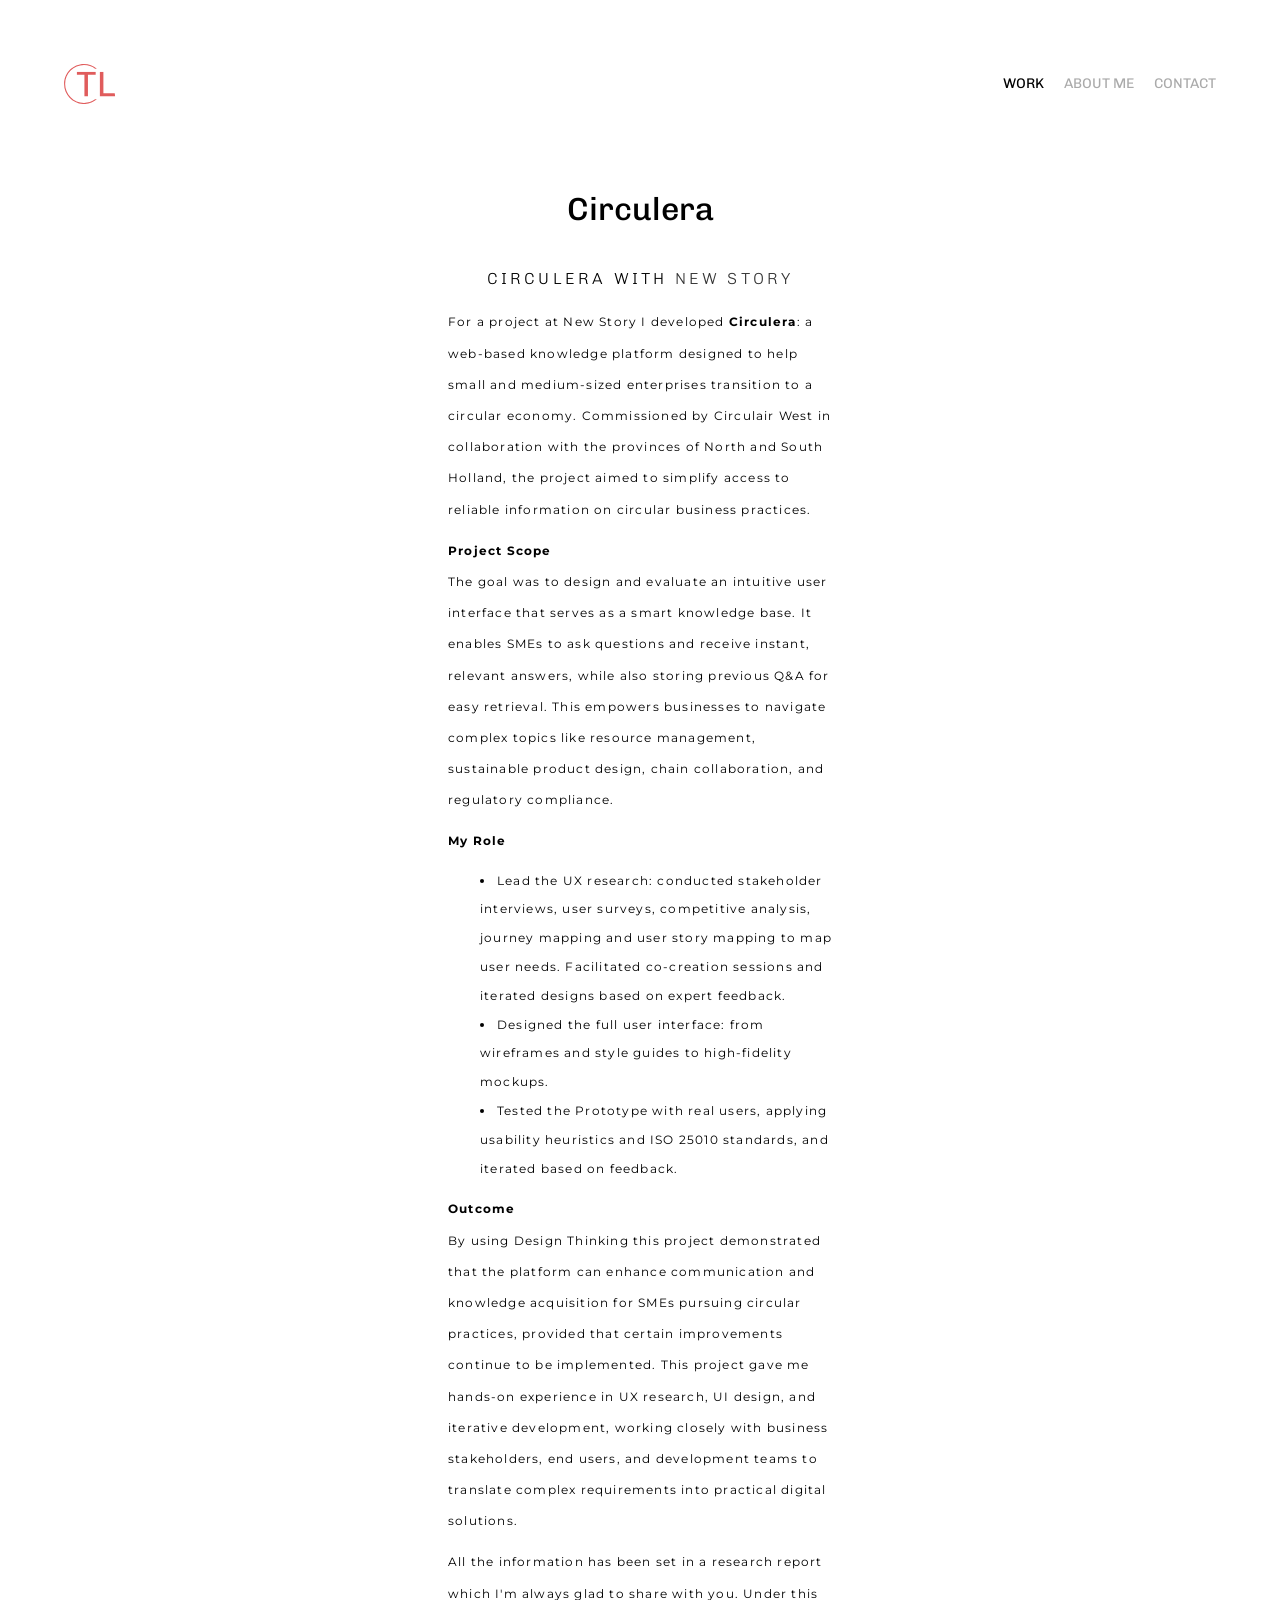
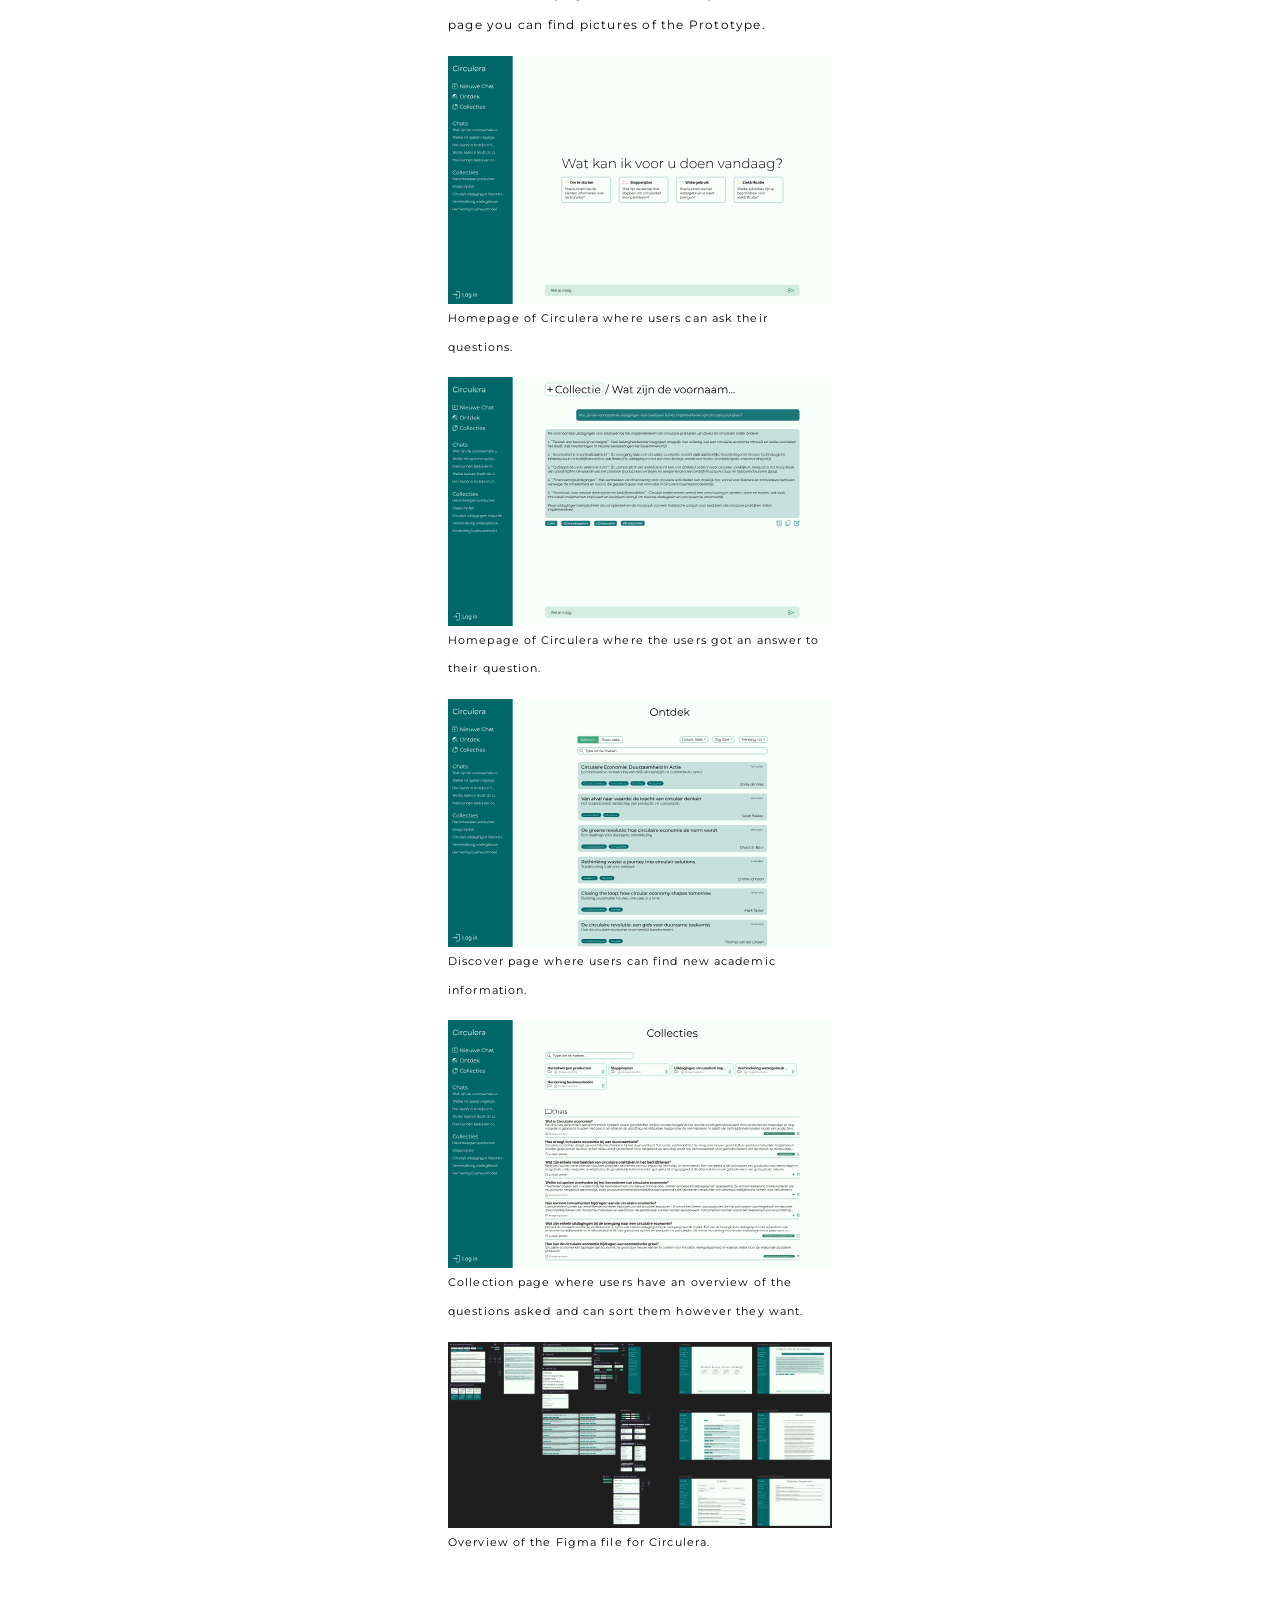
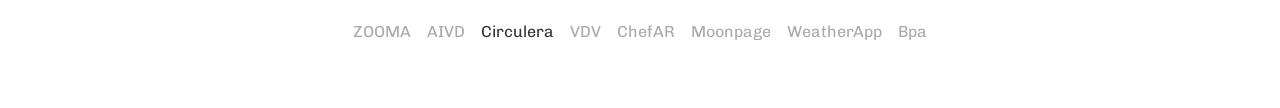
<file: pages/work/circulera/circulera.html>
<!doctype html>
<html lang="en">
  <head>
    <meta charset="UTF-8" />
    <meta name="viewport" content="width=device-width, initial-scale=1.0" />

    <link rel="preconnect" href="https://fonts.googleapis.com" />
    <link rel="preconnect" href="https://fonts.gstatic.com" crossorigin />
    <link
      href="https://fonts.googleapis.com/css2?family=Chivo&family=Montserrat&display=swap"
      rel="stylesheet"
    />
    <link rel="stylesheet" href="../../../main.css" />
    <link rel="stylesheet" href="./circulera.css" />
    <link rel="icon" href="../../../assets/svg/LogoBlackWhite.svg" />

    <title>Circulera - Timo vd Berg</title>
  </head>
  <body>
    <nav class="navigation-bar">
      <section class="navigation-bar__logo">
        <a href="../../../index.html"
          ><img src="../../../assets/svg/Logo.svg" alt="Logo van Timo vd Berg"
        /></a>
      </section>
      <section class="navigation-bar__links">
        <a class="navigation-bar__links--is-active" href="../../../index.html"
          >Work</a
        >
        <a href="../../about/about.html">About Me</a>
        <a href="../../contact/contact.html">Contact</a>
      </section>
      <section class="navigation-bar__close">
        <img
          id="js--hamburger-menu-bars"
          class=""
          src="../../../assets/svg/Bars.svg"
          alt="Knop voor openen en sluiten menu"
        />
        <img
          id="js--hamburger-menu-xmark"
          class="display-none"
          src="../../../assets/svg/Xmark.svg"
          alt="Knop voor openen en sluiten menu"
        />
      </section>
    </nav>
    <main>
      <section id="js--mobile-nav" class="mobile-nav display-none">
        <a href="../../../index.html">Work</a>
        <a href="../../about/about.html">About Me</a>
        <a href="../../contact/contact.html">Contact</a>
      </section>
      <section class="circulera workLi--style">
        <h1>Circulera</h1>
        <h3>
          Circulera with
          <a
            class="headline--hover"
            href="https://www.newstory.nl"
            target="_blank"
            >New Story</a
          >
        </h3>
        <p>
          For a project at New Story I developed <b>Circulera</b>: a web-based
          knowledge platform designed to help small and medium-sized enterprises
          transition to a circular economy. Commissioned by Circulair West in
          collaboration with the provinces of North and South Holland, the
          project aimed to simplify access to reliable information on circular
          business practices.
        </p>
        <p>
          <b>Project Scope</b>
          <br />
          The goal was to design and evaluate an intuitive user interface that
          serves as a smart knowledge base. It enables SMEs to ask questions and
          receive instant, relevant answers, while also storing previous Q&A for
          easy retrieval. This empowers businesses to navigate complex topics
          like resource management, sustainable product design, chain
          collaboration, and regulatory compliance.
        </p>
        <p>
          <b>My Role</b>
          <br />
          <li>
            Lead the UX research: conducted stakeholder interviews, user
            surveys, competitive analysis, journey mapping and user story
            mapping to map user needs. Facilitated co-creation sessions and
            iterated designs based on expert feedback.
          </li>
          <li>
            Designed the full user interface: from wireframes and style guides
            to high-fidelity mockups.
          </li>
          <li>
            Tested the Prototype with real users, applying usability heuristics
            and ISO 25010 standards, and iterated based on feedback.
          </li>
        </p>
        <p>
          <b>Outcome</b>
          <br />
          By using Design Thinking this project demonstrated that the platform
          can enhance communication and knowledge acquisition for SMEs pursuing
          circular practices, provided that certain improvements continue to be
          implemented. This project gave me hands-on experience in UX research,
          UI design, and iterative development, working closely with business
          stakeholders, end users, and development teams to translate complex
          requirements into practical digital solutions.
        </p>
        <p class="margin-bottom">
          All the information has been set in a research report which I'm always
          glad to share with you. Under this page you can find pictures of the
          Prototype.
        </p>
        <img
          src="../../../assets/img/circulera/CirculeraHomepagina.svg"
          alt="Homepage of Circulera"
        />
        <figcaption>
          Homepage of Circulera where users can ask their questions.
        </figcaption>
        <img
          src="../../../assets/img/circulera/CirculeraHomepaginaAntwoord.svg"
          alt="Homepage of Circulera with an answer to a question"
        />
        <figcaption>
          Homepage of Circulera where the users got an answer to their question.
        </figcaption>
        <img
          src="../../../assets/img/circulera/CirculeraOntdekpagina.svg"
          alt="Discover page of Circulera"
        />
        <figcaption>
          Discover page where users can find new academic information.
        </figcaption>
        <img
          src="../../../assets/img/circulera/CirculeraCollectiepagina.svg"
          alt="Collection page of Circulera"
        />
        <figcaption>
          Collection page where users have an overview of the questions asked
          and can sort them however they want.
        </figcaption>
        <img
          src="../../../assets/img/circulera/CirculeraFigmaOverview.png"
          alt="Overview of the Figma file for Circulera"
        />
        <figcaption>Overview of the Figma file for Circulera.</figcaption>
      </section>
    </main>
    <footer>
      <a href="../zooma/zooma.html">ZOOMA</a>
      <a href="../aivd/aivd.html">AIVD</a>
      <a class="footer-active" href="./circulera.html">Circulera</a>
      <a href="../vdv/vdv.html">VDV</a>
      <a href="../chefar/chefar.html">ChefAR</a>
      <a href="../moonpage/moonpage.html">Moonpage</a>
      <a href="../weatherapp/weatherapp.html">WeatherApp</a>
      <a href="../bpa/bpa.html">Bpa</a>
    </footer>
  </body>
  <script src="../../../main.js"></script>
</html>
</file>
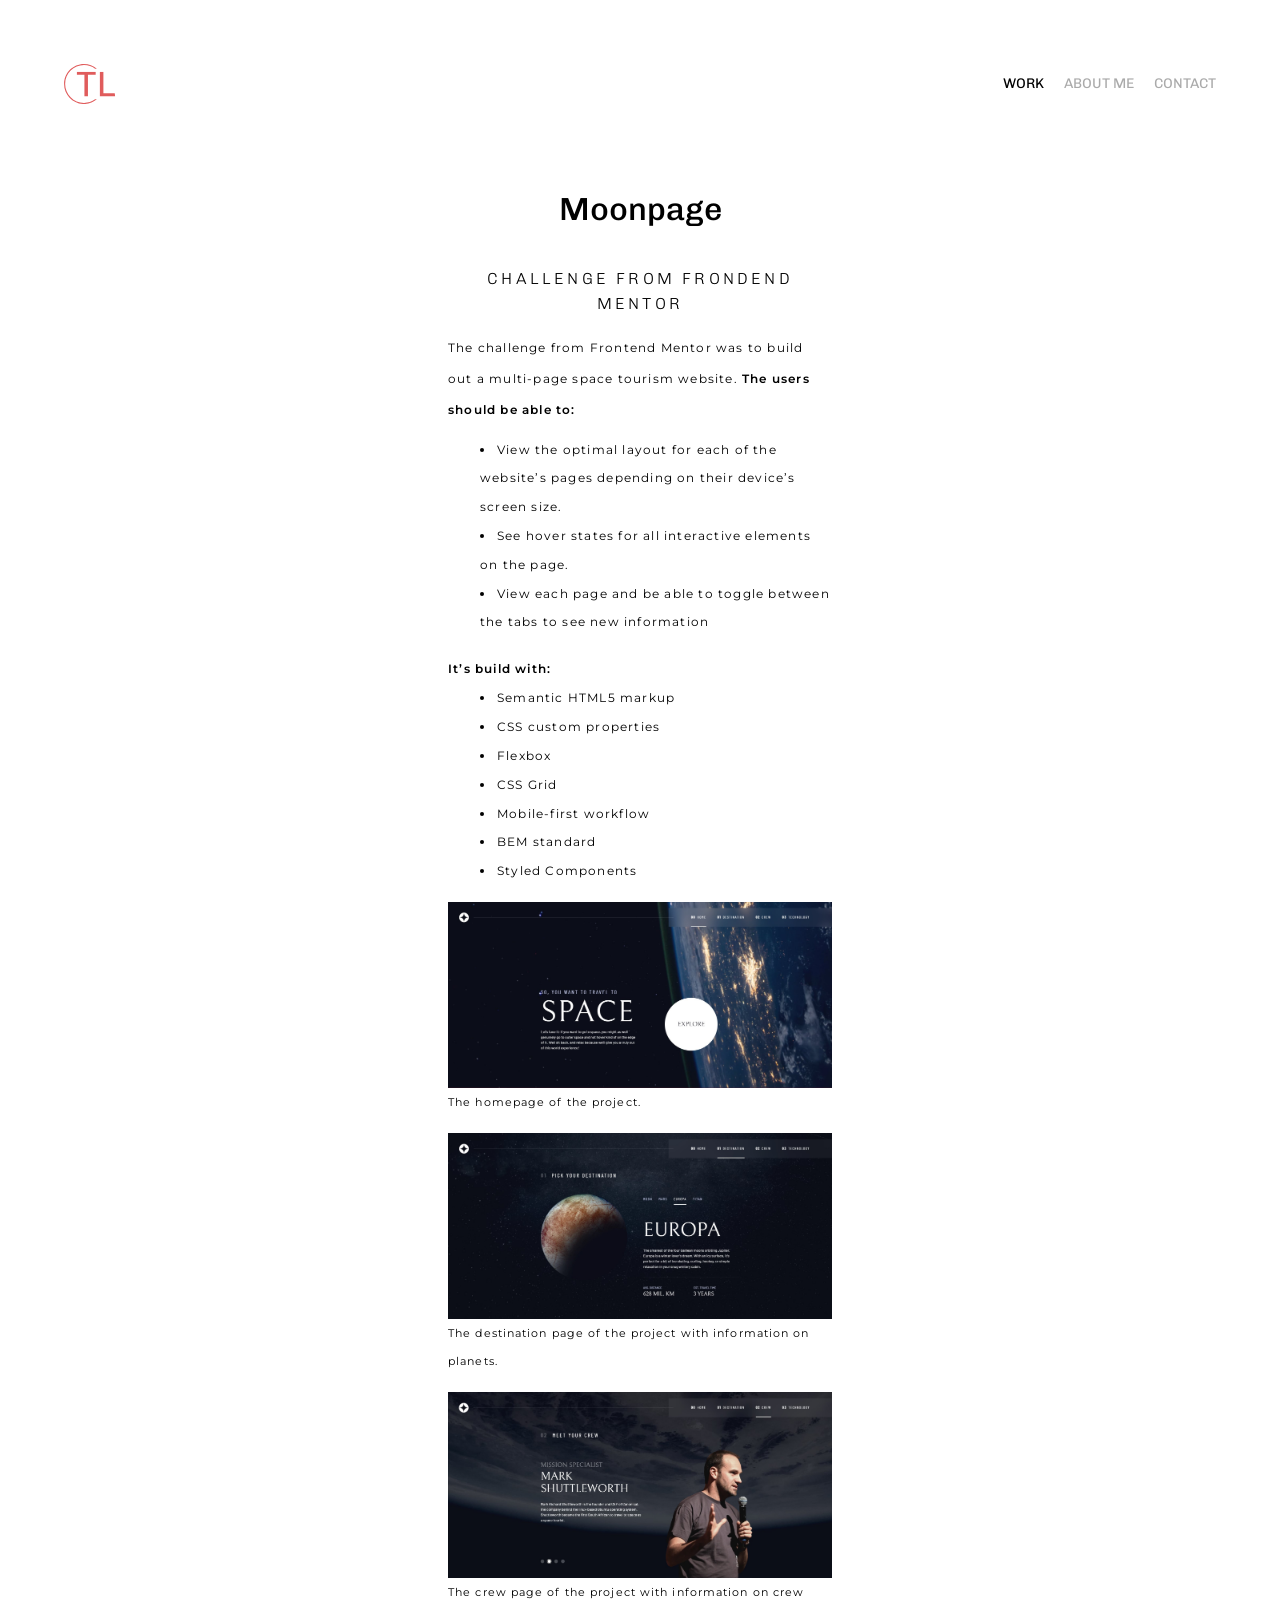
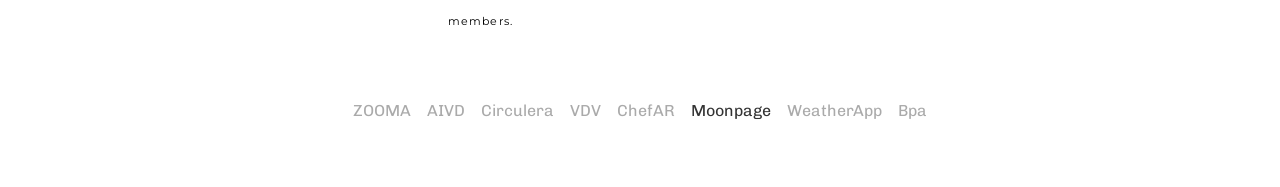
<file: pages/work/moonpage/moonpage.html>
<!doctype html>
<html lang="en">
  <head>
    <meta charset="UTF-8" />
    <meta name="viewport" content="width=device-width, initial-scale=1.0" />

    <link rel="preconnect" href="https://fonts.googleapis.com" />
    <link rel="preconnect" href="https://fonts.gstatic.com" crossorigin />
    <link
      href="https://fonts.googleapis.com/css2?family=Chivo&family=Montserrat&display=swap"
      rel="stylesheet"
    />
    <link rel="stylesheet" href="../../../main.css" />
    <link rel="stylesheet" href="./moonpage.css" />
    <link rel="icon" href="../../../assets/svg/LogoBlackWhite.svg" />

    <title>Moonpage - Timo vd Berg</title>
  </head>

  <body>
    <nav class="navigation-bar">
      <section class="navigation-bar__logo">
        <a href="../../../index.html"
          ><img src="../../../assets/svg/Logo.svg" alt="Logo van Timo vd Berg"
        /></a>
      </section>
      <section class="navigation-bar__links">
        <a class="navigation-bar__links--is-active" href="../../../index.html"
          >Work</a
        >
        <a href="../../about/about.html">About Me</a>
        <a href="../../contact/contact.html">Contact</a>
      </section>
      <section class="navigation-bar__close">
        <img
          id="js--hamburger-menu-bars"
          class=""
          src="../../../assets/svg/Bars.svg"
          alt="Knop voor openen en sluiten menu"
        />
        <img
          id="js--hamburger-menu-xmark"
          class="display-none"
          src="../../../assets/svg/Xmark.svg"
          alt="Knop voor openen en sluiten menu"
        />
      </section>
    </nav>
    <main>
      <section id="js--mobile-nav" class="mobile-nav display-none">
        <a href="../../../index.html">Work</a>
        <a href="../../about/about.html">About Me</a>
        <a href="../../contact/contact.html">Contact</a>
      </section>
      <section class="moonpage workLi--style">
        <h1>Moonpage</h1>
        <h3>Challenge from Frondend Mentor</h3>

        <section class="margin-bottom">
          <p>
            The challenge from Frontend Mentor was to build out a multi-page
            space tourism website.
            <span class="font-weight-600">The users should be able to:</span>
          </p>
          <li>
            View the optimal layout for each of the website’s pages depending on
            their device’s screen size.
          </li>
          <li>See hover states for all interactive elements on the page.</li>
          <li>
            View each page and be able to toggle between the tabs to see new
            information
          </li>
        </section>

        <section class="margin-bottom">
          <p class="zero-margin font-weight-600">It’s build with:</p>
          <li>Semantic HTML5 markup</li>
          <li>CSS custom properties</li>
          <li>Flexbox</li>
          <li>CSS Grid</li>
          <li>Mobile-first workflow</li>
          <li>BEM standard</li>
          <li>Styled Components</li>
        </section>

        <section>
          <img
            src="../../../assets/img/moonpage/MoonpageHome.jpg"
            alt="Moonpage homepage"
          />
          <figcaption>The homepage of the project.</figcaption>
          <img
            src="../../../assets/img/moonpage/MoonpageDestination.jpg"
            alt="Destination page"
          />
          <figcaption>
            The destination page of the project with information on planets.
          </figcaption>
          <img
            src="../../../assets/img/moonpage/MoonpageCrew.jpg"
            alt="Userflow1"
          />
          <figcaption>
            The crew page of the project with information on crew members.
          </figcaption>
        </section>
      </section>
    </main>
    <footer>
      <a href="../zooma/zooma.html">ZOOMA</a>
      <a href="../aivd/aivd.html">AIVD</a>
      <a href="../circulera/circulera.html">Circulera</a>
      <a href="../vdv/vdv.html">VDV</a>
      <a href="../chefar/chefar.html">ChefAR</a>
      <a class="footer-active" href="./moonpage.html">Moonpage</a>
      <a href="../weatherapp/weatherapp.html">WeatherApp</a>
      <a href="../bpa/bpa.html">Bpa</a>
    </footer>
  </body>
  <script src="../../../main.js"></script>
</html>
</file>
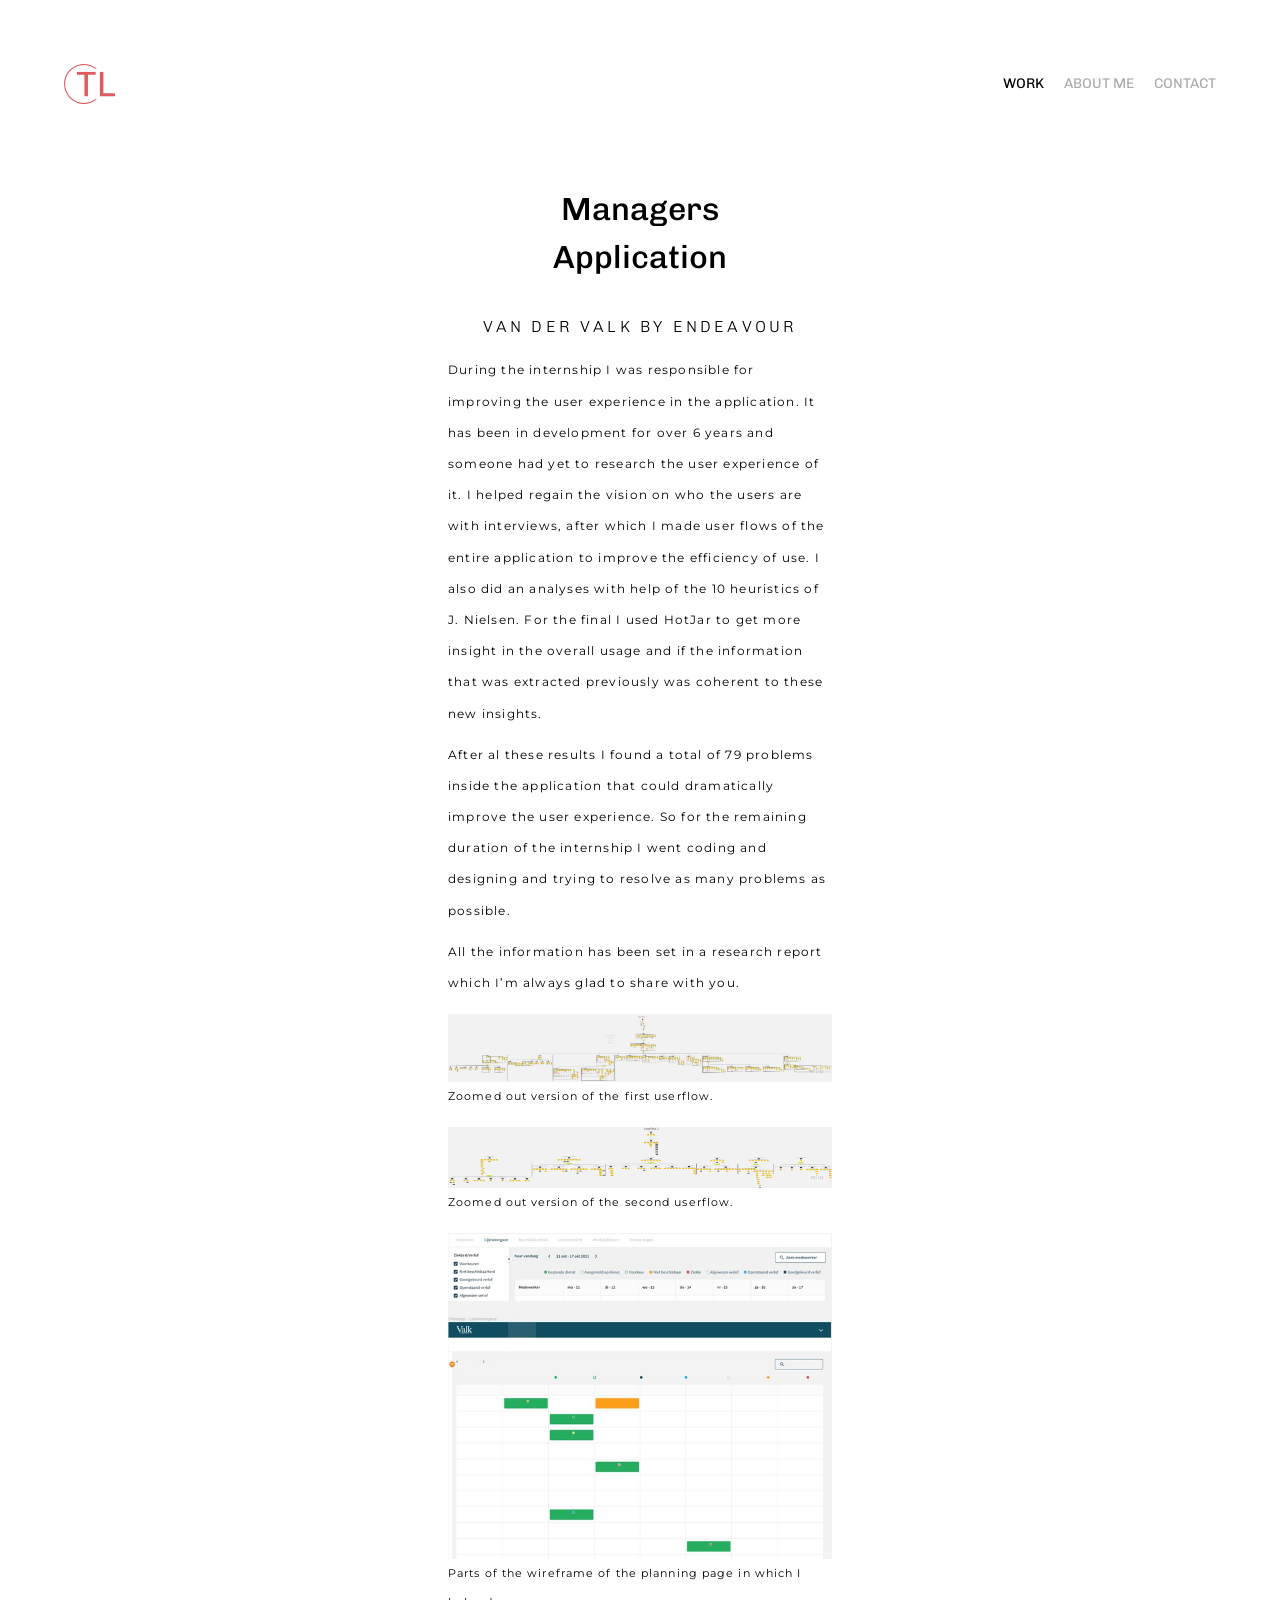
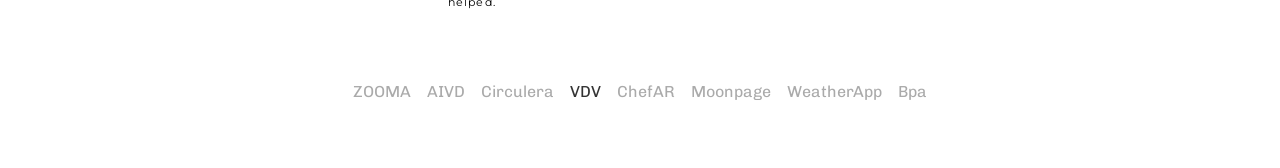
<file: pages/work/vdv/vdv.html>
<!doctype html>
<html lang="en">
  <head>
    <meta charset="UTF-8" />
    <meta name="viewport" content="width=device-width, initial-scale=1.0" />

    <link rel="preconnect" href="https://fonts.googleapis.com" />
    <link rel="preconnect" href="https://fonts.gstatic.com" crossorigin />
    <link
      href="https://fonts.googleapis.com/css2?family=Chivo&family=Montserrat&display=swap"
      rel="stylesheet"
    />
    <link rel="stylesheet" href="../../../main.css" />
    <link rel="stylesheet" href="./vdv.css" />
    <link rel="icon" href="../../../assets/svg/LogoBlackWhite.svg" />

    <title>VDV Managers application - Timo vd Berg</title>
  </head>

  <body>
    <nav class="navigation-bar">
      <section class="navigation-bar__logo">
        <a href="../../../index.html"
          ><img src="../../../assets/svg/Logo.svg" alt="Logo van Timo vd Berg"
        /></a>
      </section>
      <section class="navigation-bar__links">
        <a class="navigation-bar__links--is-active" href="../../../index.html"
          >Work</a
        >
        <a href="../../about/about.html">About Me</a>
        <a href="../../contact/contact.html">Contact</a>
      </section>
      <section class="navigation-bar__close">
        <img
          id="js--hamburger-menu-bars"
          class=""
          src="../../../assets/svg/Bars.svg"
          alt="Knop voor openen en sluiten menu"
        />
        <img
          id="js--hamburger-menu-xmark"
          class="display-none"
          src="../../../assets/svg/Xmark.svg"
          alt="Knop voor openen en sluiten menu"
        />
      </section>
    </nav>
    <main>
      <section id="js--mobile-nav" class="mobile-nav display-none">
        <a href="../../../index.html">Work</a>
        <a href="../../about/about.html">About Me</a>
        <a href="../../contact/contact.html">Contact</a>
      </section>
      <section class="vdv">
        <h1>Managers Application</h1>
        <h3>Van Der Valk by Endeavour</h3>
        <p>
          During the internship I was responsible for improving the user
          experience in the application. It has been in development for over 6
          years and someone had yet to research the user experience of it. I
          helped regain the vision on who the users are with interviews, after
          which I made user flows of the entire application to improve the
          efficiency of use. I also did an analyses with help of the 10
          heuristics of J. Nielsen. For the final I used HotJar to get more
          insight in the overall usage and if the information that was extracted
          previously was coherent to these new insights.
        </p>
        <p>
          After al these results I found a total of 79 problems inside the
          application that could dramatically improve the user experience. So
          for the remaining duration of the internship I went coding and
          designing and trying to resolve as many problems as possible.
        </p>
        <p class="margin-bottom">
          All the information has been set in a research report which I’m always
          glad to share with you.
        </p>
        <img src="../../../assets/img/vdv/Userflow1.jpg" alt="Userflow1" />
        <figcaption>Zoomed out version of the first userflow.</figcaption>
        <img src="../../../assets/img/vdv/Userflow2.jpg" alt="Userflow2" />
        <figcaption>Zoomed out version of the second userflow.</figcaption>
        <img
          src="../../../assets/img/vdv/VDV-plannen.jpg"
          alt="VDV plan page, on of the pages I helped with"
        />
        <figcaption>
          Parts of the wireframe of the planning page in which I helped.
        </figcaption>
      </section>
    </main>
    <footer>
      <a href="../zooma/zooma.html">ZOOMA</a>
      <a href="../aivd/aivd.html">AIVD</a>
      <a href="../circulera/circulera.html">Circulera</a>
      <a class="footer-active" href="./vdv.html">VDV</a>
      <a href="../chefar/chefar.html">ChefAR</a>
      <a href="../moonpage/moonpage.html">Moonpage</a>
      <a href="../weatherapp/weatherapp.html">WeatherApp</a>
      <a href="../bpa/bpa.html">Bpa</a>
    </footer>
  </body>
  <script src="../../../main.js"></script>
</html>
</file>
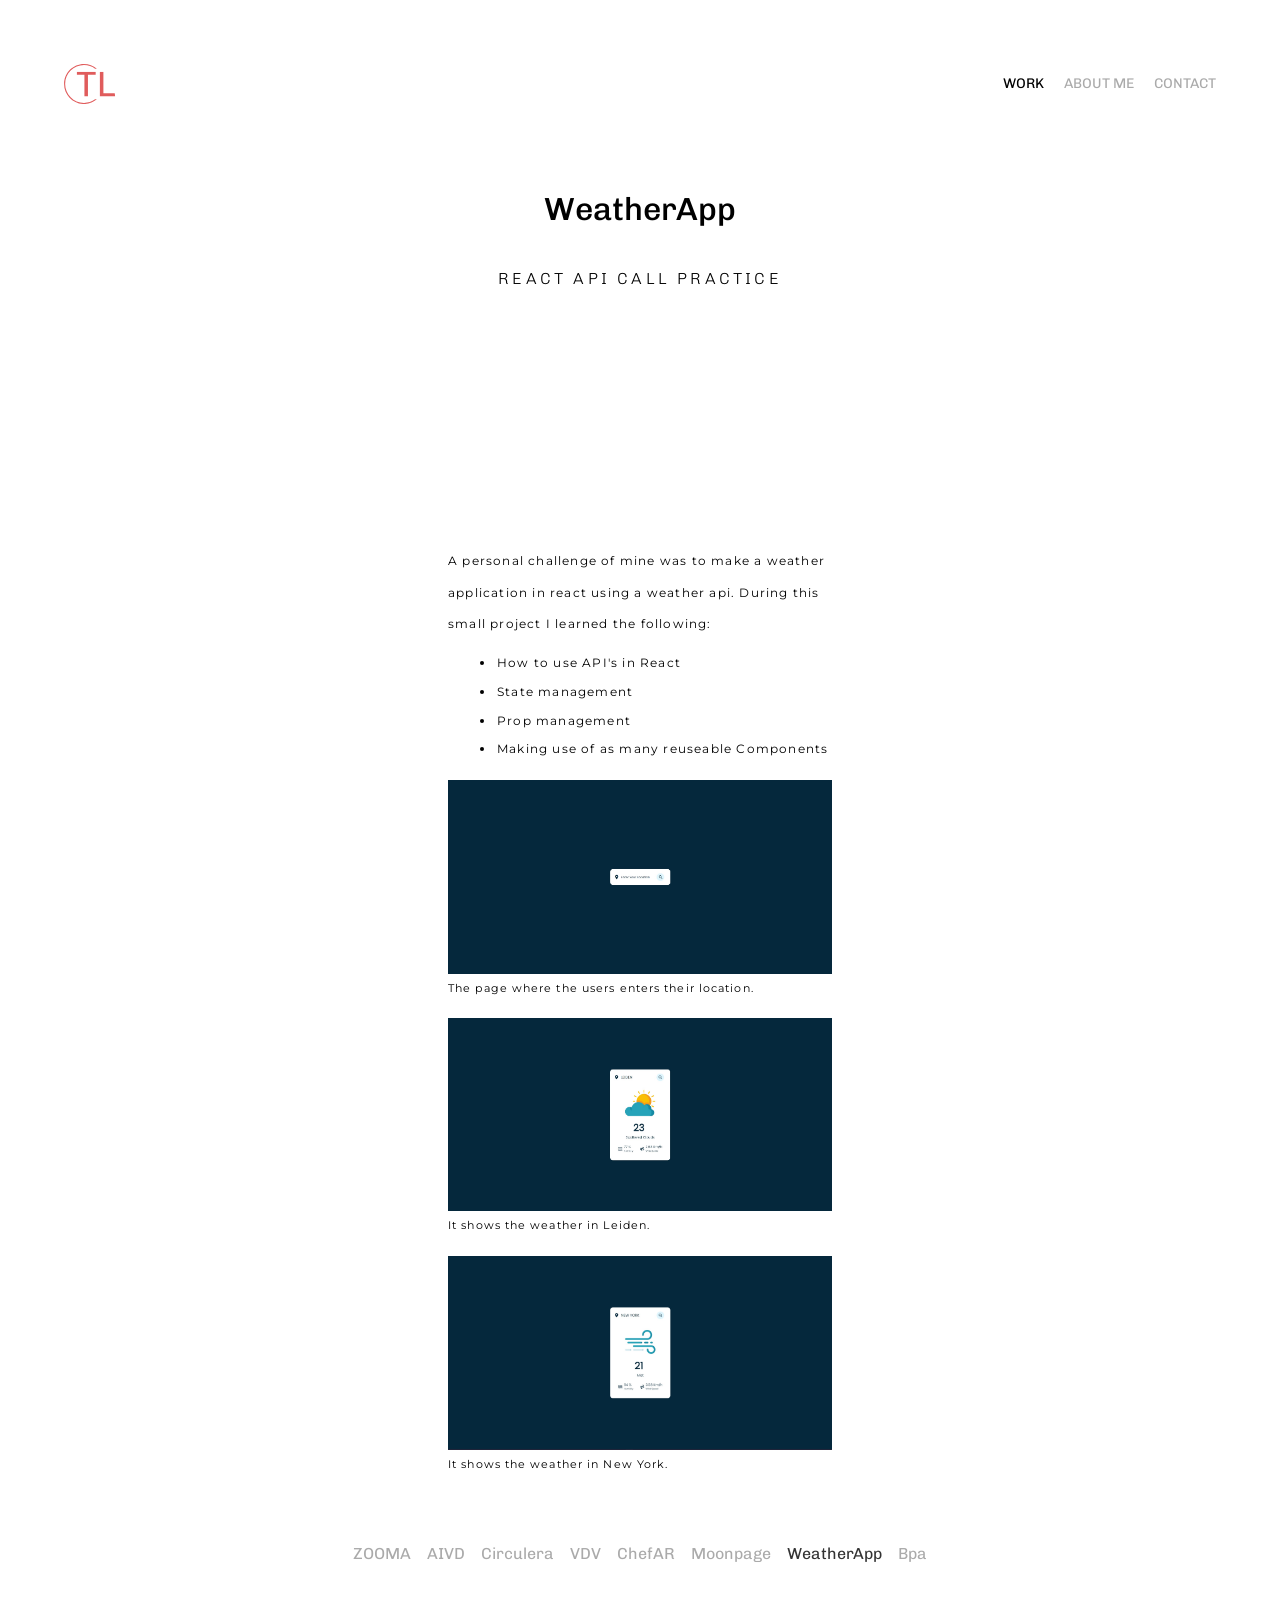
<file: pages/work/weatherapp/weatherapp.html>
<!doctype html>
<html lang="en">
  <head>
    <meta charset="UTF-8" />
    <meta name="viewport" content="width=device-width, initial-scale=1.0" />

    <link rel="preconnect" href="https://fonts.googleapis.com" />
    <link rel="preconnect" href="https://fonts.gstatic.com" crossorigin />
    <link
      href="https://fonts.googleapis.com/css2?family=Chivo&family=Montserrat&display=swap"
      rel="stylesheet"
    />
    <link rel="stylesheet" href="../../../main.css" />
    <link rel="stylesheet" href="./weatherapp.css" />
    <link rel="icon" href="../../../assets/svg/LogoBlackWhite.svg" />

    <title>WeatherApp - Timo vd Berg</title>
  </head>

  <body>
    <nav class="navigation-bar">
      <section class="navigation-bar__logo">
        <a href="../../../index.html"
          ><img src="../../../assets/svg/Logo.svg" alt="Logo van Timo vd Berg"
        /></a>
      </section>
      <section class="navigation-bar__links">
        <a class="navigation-bar__links--is-active" href="../../../index.html"
          >Work</a
        >
        <a href="../../about/about.html">About Me</a>
        <a href="../../contact/contact.html">Contact</a>
      </section>
      <section class="navigation-bar__close">
        <img
          id="js--hamburger-menu-bars"
          class=""
          src="../../../assets/svg/Bars.svg"
          alt="Knop voor openen en sluiten menu"
        />
        <img
          id="js--hamburger-menu-xmark"
          class="display-none"
          src="../../../assets/svg/Xmark.svg"
          alt="Knop voor openen en sluiten menu"
        />
      </section>
    </nav>
    <main>
      <section id="js--mobile-nav" class="mobile-nav display-none">
        <a href="../../../index.html">Work</a>
        <a href="../../about/about.html">About Me</a>
        <a href="../../contact/contact.html">Contact</a>
      </section>
      <section class="weatherapp">
        <h1>WeatherApp</h1>
        <h3>React API call practice</h3>

        <section class="margin-bottom">
          <iframe
            src="https://www.youtube.com/embed/YZC_Cab21BI?mute=1&controls=0"
            frameborder="0"
          ></iframe>
        </section>

        <section class="margin-bottom">
          <p>
            A personal challenge of mine was to make a weather application in
            react using a weather api. During this small project I learned the
            following:
          </p>
          <li>How to use API's in React</li>
          <li>State management</li>
          <li>Prop management</li>
          <li>Making use of as many reuseable Components</li>
        </section>

        <section>
          <img
            src="../../../assets/img/weatherapp/WeatherAppEnterLocation.jpg"
            alt="Enter your location image"
          />
          <figcaption>
            The page where the users enters their location.
          </figcaption>
          <img
            src="../../../assets/img/weatherapp/WeatherAppLeiden.jpg"
            alt="Location Leiden"
          />
          <figcaption>It shows the weather in Leiden.</figcaption>
          <img
            src="../../../assets/img/weatherapp/WeatherAppNY.jpg"
            alt="Location New York"
          />
          <figcaption>It shows the weather in New York.</figcaption>
        </section>
      </section>
    </main>
    <footer>
      <a href="../zooma/zooma.html">ZOOMA</a>
      <a href="../aivd/aivd.html">AIVD</a>
      <a href="../circulera/circulera.html">Circulera</a>
      <a href="../vdv/vdv.html">VDV</a>
      <a href="../chefar/chefar.html">ChefAR</a>
      <a href="../moonpage/moonpage.html">Moonpage</a>
      <a class="footer-active" href="./weatherapp.html">WeatherApp </a>
      <a href="../bpa/bpa.html">Bpa</a>
    </footer>
  </body>
  <script src="../../../main.js"></script>
</html>
</file>
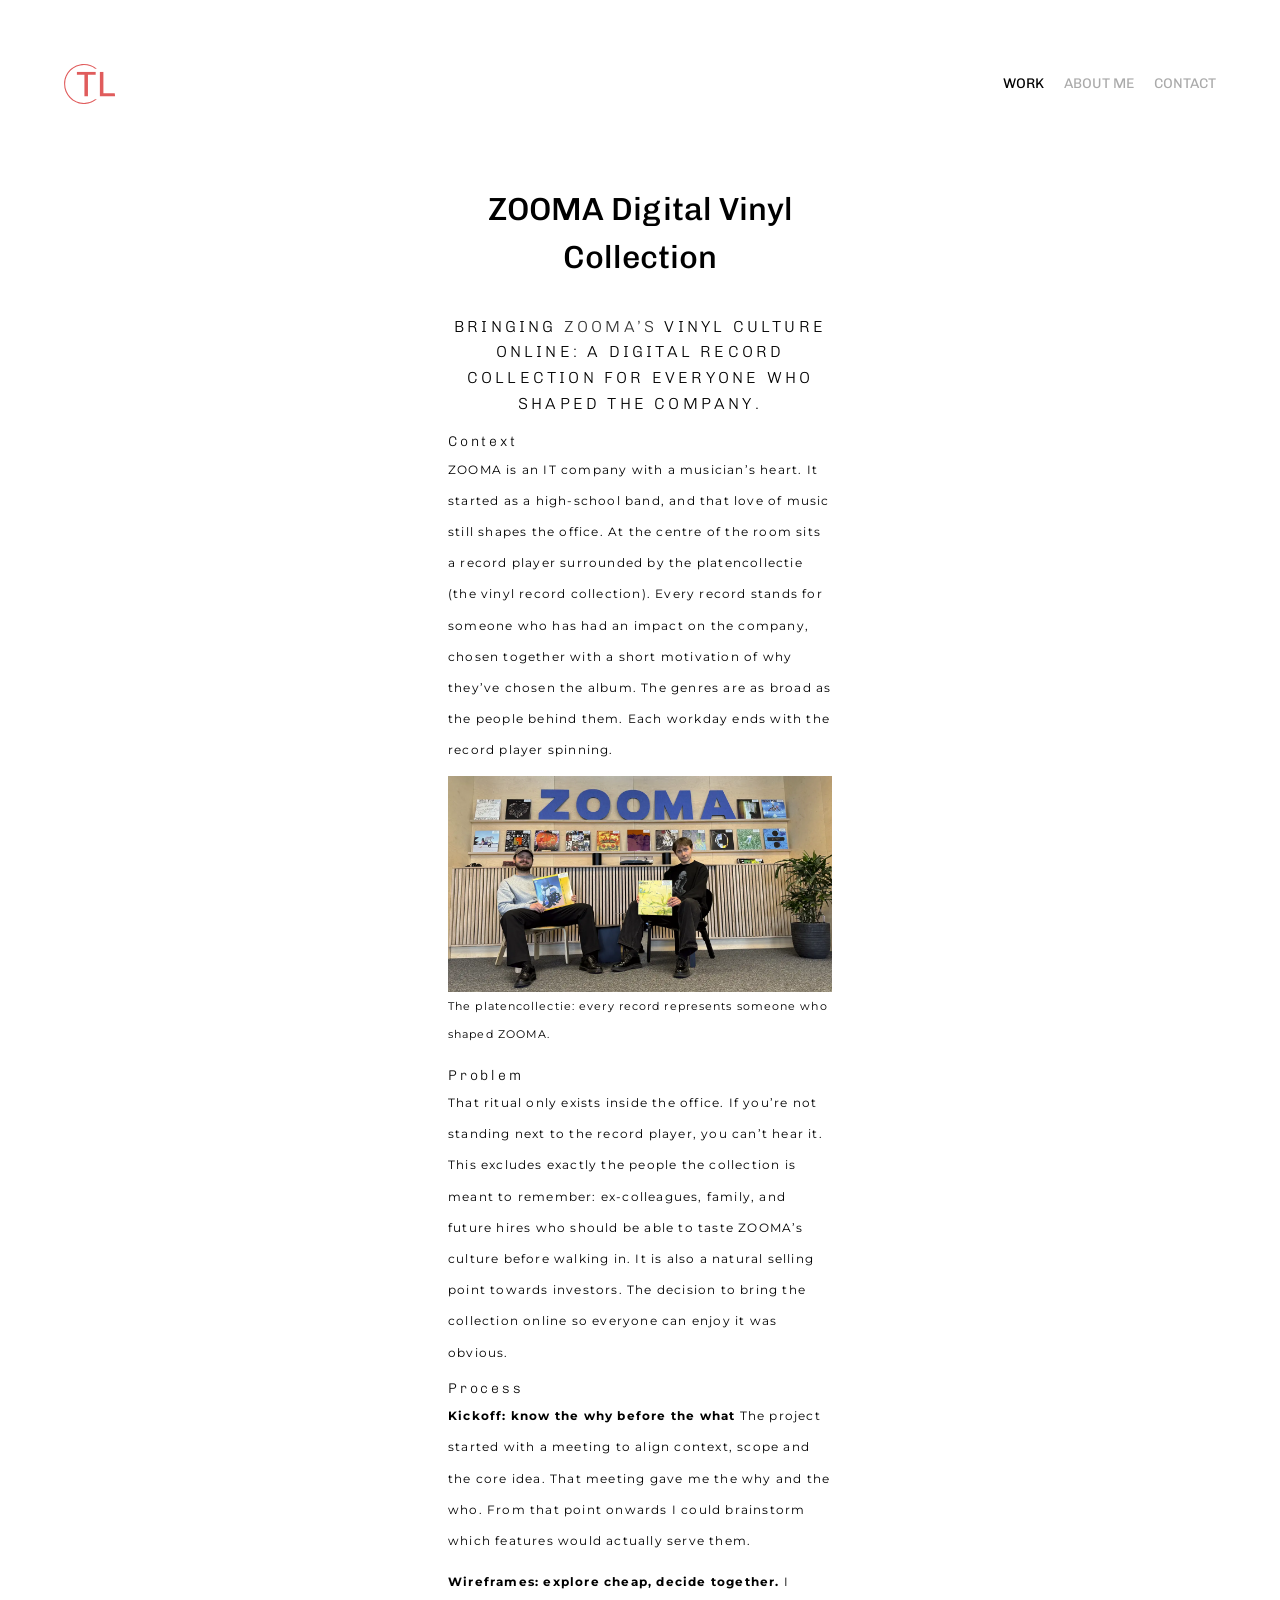
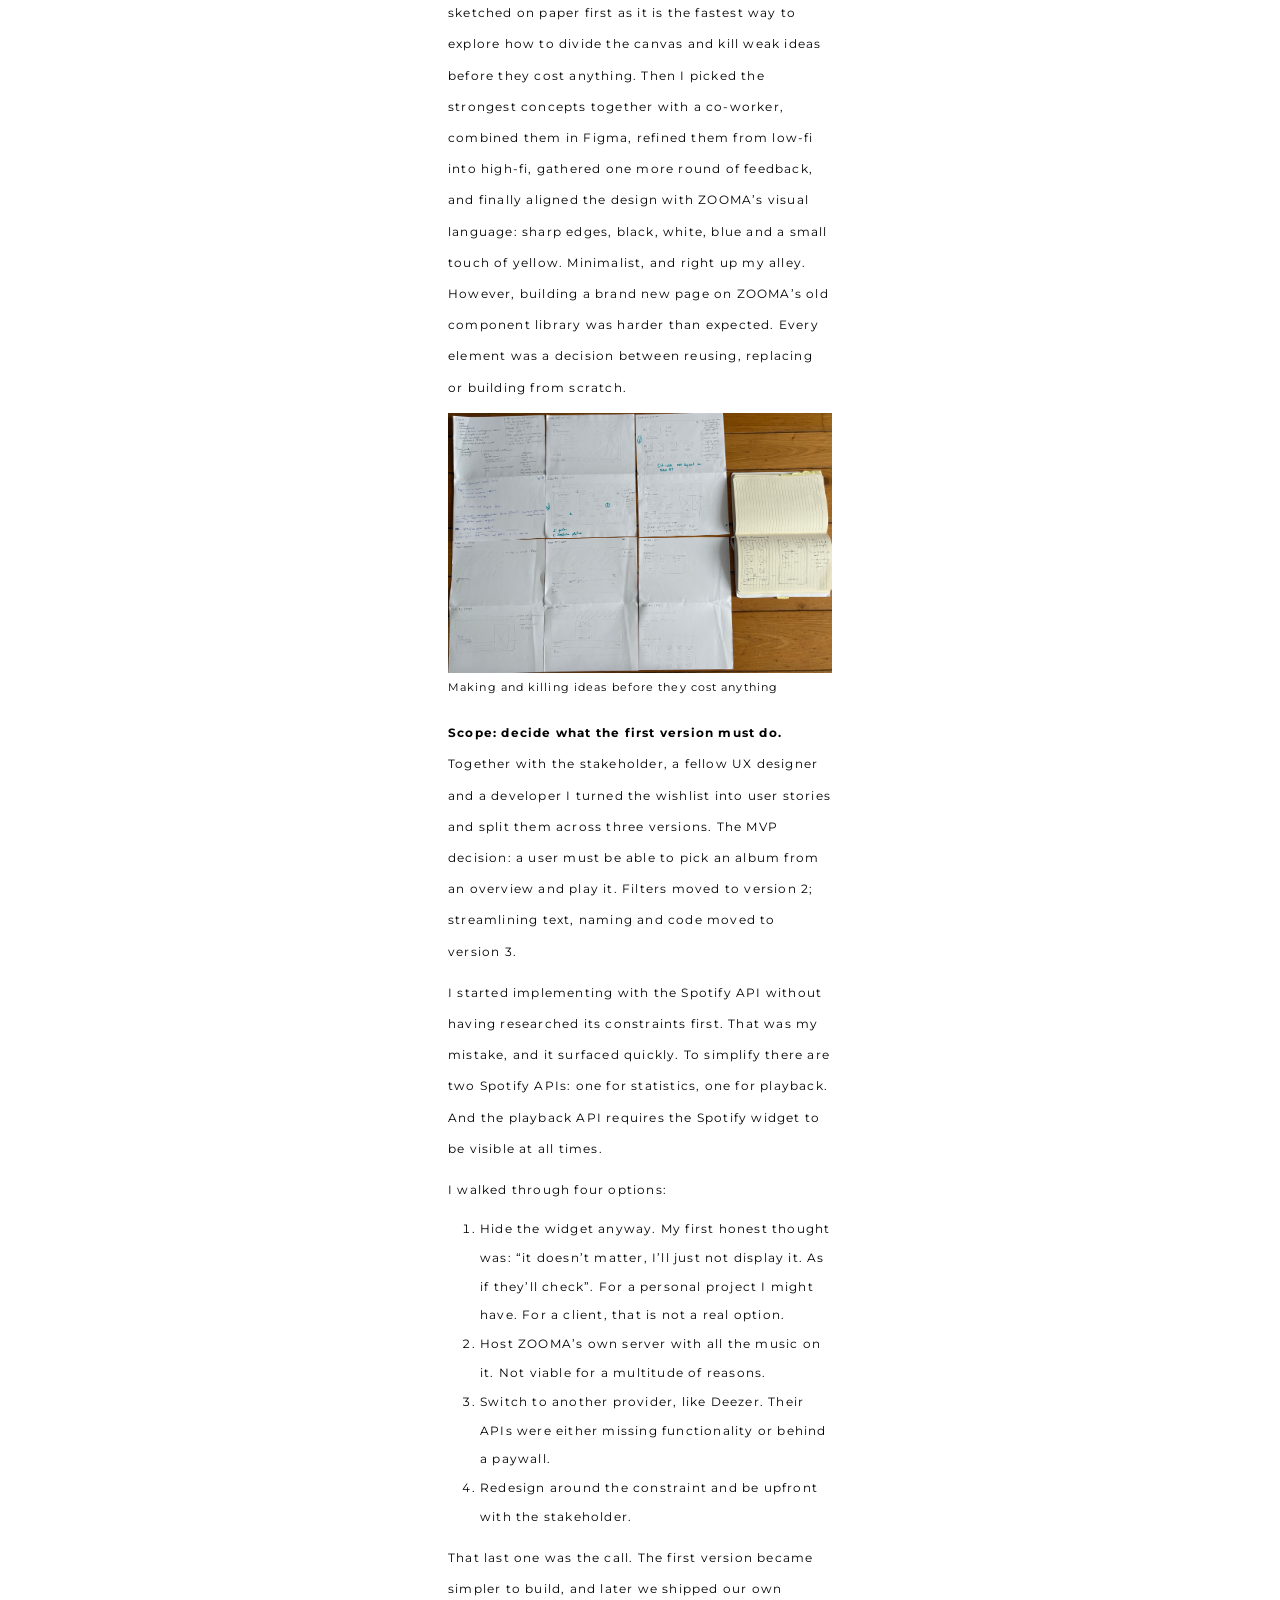
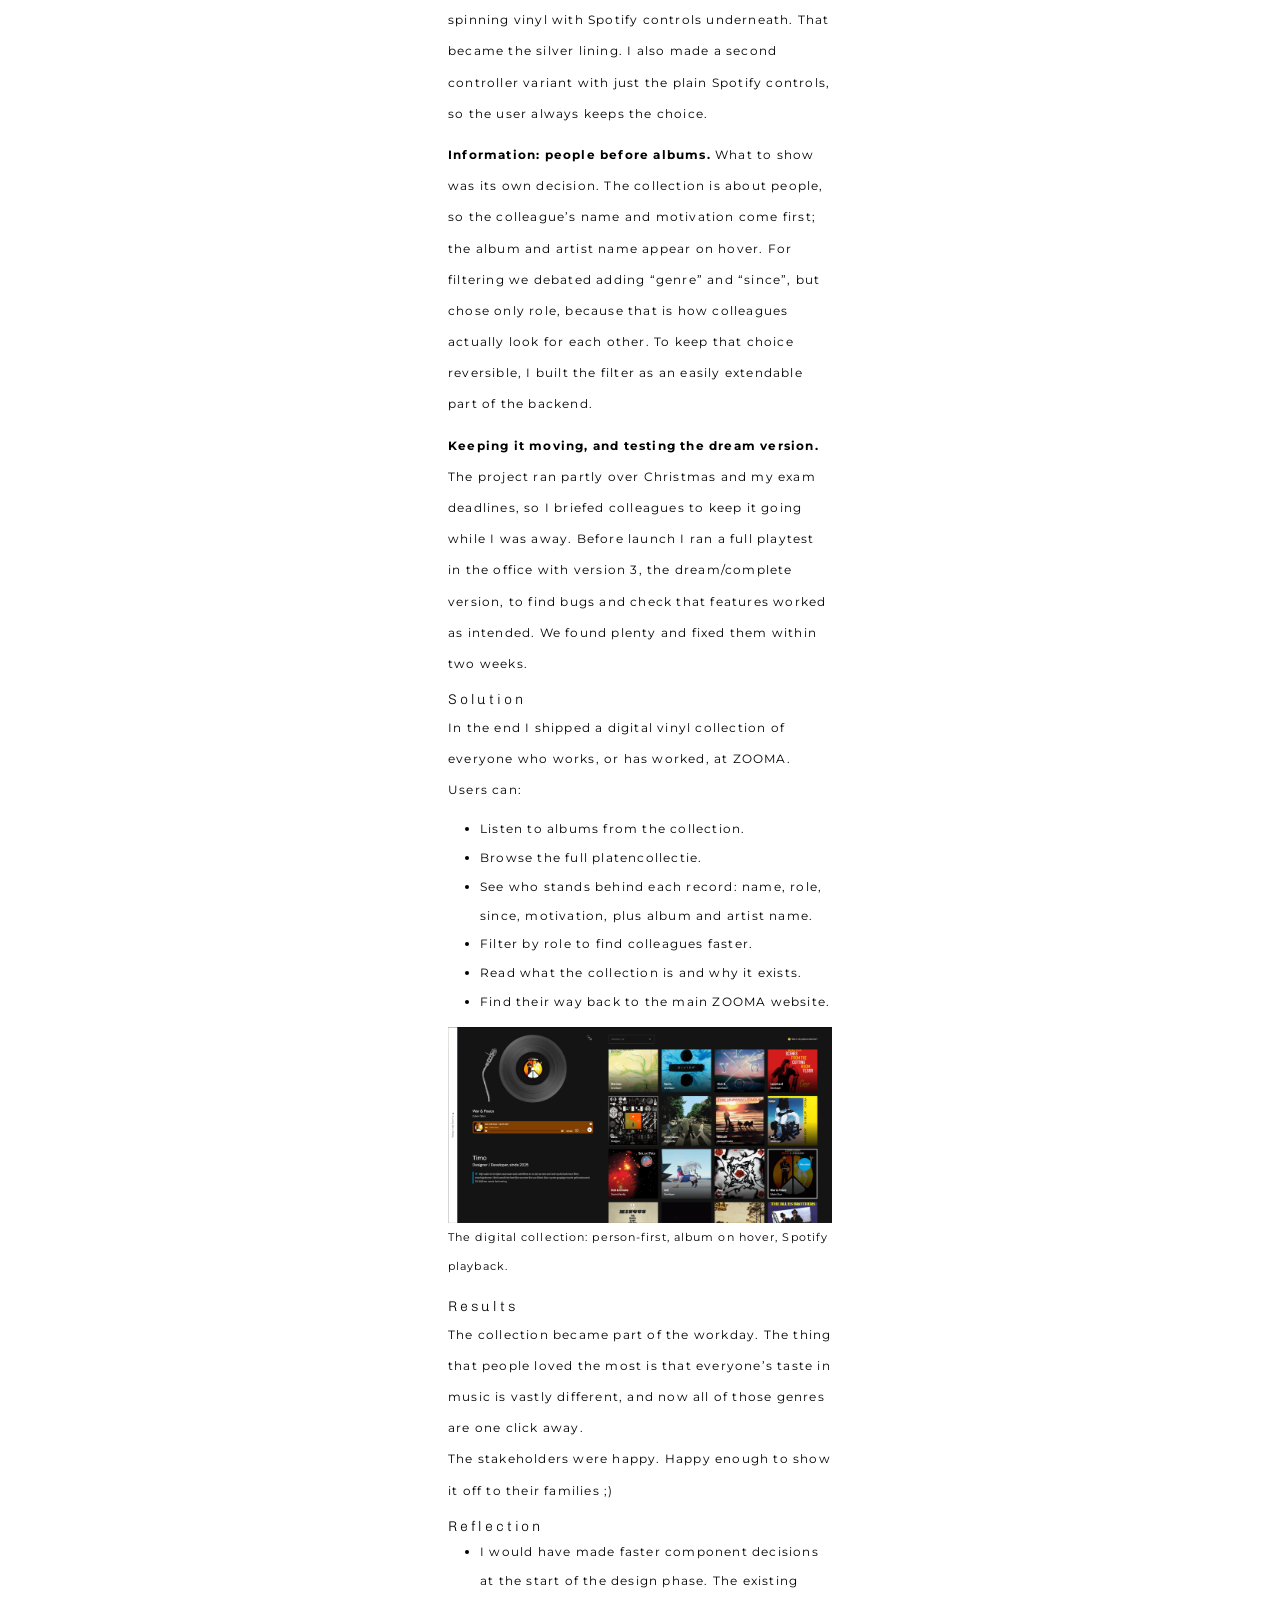
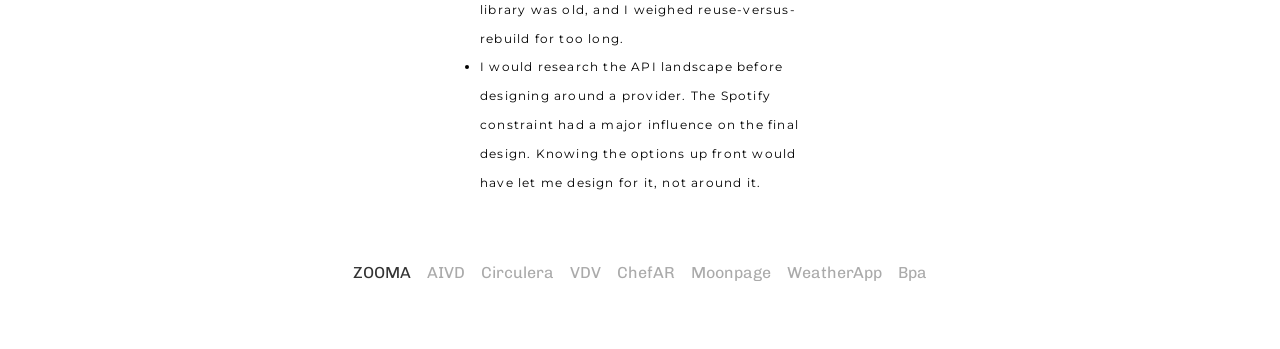
<file: pages/work/zooma/zooma.html>
<!doctype html>
<html lang="en">
  <head>
    <meta charset="UTF-8" />
    <meta name="viewport" content="width=device-width, initial-scale=1.0" />

    <link rel="preconnect" href="https://fonts.googleapis.com" />
    <link rel="preconnect" href="https://fonts.gstatic.com" crossorigin />
    <link
      href="https://fonts.googleapis.com/css2?family=Chivo&family=Montserrat&display=swap"
      rel="stylesheet"
    />
    <link rel="stylesheet" href="../../../main.css" />
    <link rel="stylesheet" href="./zooma.css" />
    <link rel="icon" href="../../../assets/svg/LogoBlackWhite.svg" />

    <title>ZOOMA - Timo vd Berg</title>
  </head>
  <body>
    <nav class="navigation-bar">
      <section class="navigation-bar__logo">
        <a href="../../../index.html"
          ><img src="../../../assets/svg/Logo.svg" alt="Logo van Timo vd Berg"
        /></a>
      </section>
      <section class="navigation-bar__links">
        <a class="navigation-bar__links--is-active" href="../../../index.html"
          >Work</a
        >
        <a href="../../about/about.html">About Me</a>
        <a href="../../contact/contact.html">Contact</a>
      </section>
      <section class="navigation-bar__close">
        <img
          id="js--hamburger-menu-bars"
          class=""
          src="../../../assets/svg/Bars.svg"
          alt="Knop voor openen en sluiten menu"
        />
        <img
          id="js--hamburger-menu-xmark"
          class="display-none"
          src="../../../assets/svg/Xmark.svg"
          alt="Knop voor openen en sluiten menu"
        />
      </section>
    </nav>
    <main>
      <section id="js--mobile-nav" class="mobile-nav display-none">
        <a href="../../../index.html">Work</a>
        <a href="../../about/about.html">About Me</a>
        <a href="../../contact/contact.html">Contact</a>
      </section>
      <section class="zooma workLi--style">
        <h1>ZOOMA Digital Vinyl Collection</h1>
        <h3>
          Bringing
          <a
            class="headline--hover"
            href="https://zooma.nl/platencollectie"
            target="_blank"
            >ZOOMA’s</a
          >
          vinyl culture online: a digital record collection for everyone who
          shaped the company.
        </h3>
        <section class="context">
          <h4>Context</h4>
          <p>
            ZOOMA is an IT company with a musician’s heart. It started as a
            high-school band, and that love of music still shapes the office. At
            the centre of the room sits a record player surrounded by the
            platencollectie (the vinyl record collection). Every record stands
            for someone who has had an impact on the company, chosen together
            with a short motivation of why they’ve chosen the album. The genres
            are as broad as the people behind them. Each workday ends with the
            record player spinning.
          </p>
          <figure>
            <img
              src="../../../assets/img/zooma/01 Physical Vinyl Collection.webp"
              alt="Developers of ZOOMA sitting with their favorite album in front of the record player"
            />
            <figcaption>
              The platencollectie: every record represents someone who shaped
              ZOOMA.
            </figcaption>
          </figure>
        </section>
        <section class="problem">
          <h4>Problem</h4>
          <p>
            That ritual only exists inside the office. If you’re not standing
            next to the record player, you can’t hear it. This excludes exactly
            the people the collection is meant to remember: ex-colleagues,
            family, and future hires who should be able to taste ZOOMA’s culture
            before walking in. It is also a natural selling point towards
            investors. The decision to bring the collection online so everyone
            can enjoy it was obvious.
          </p>
        </section>
        <section class="process">
          <h4>Process</h4>
          <p>
            <b>Kickoff: know the why before the what</b>
            The project started with a meeting to align context, scope and the
            core idea. That meeting gave me the why and the who. From that point
            onwards I could brainstorm which features would actually serve them.
          </p>
          <section class="process__wireframes">
            <p>
              <b>Wireframes: explore cheap, decide together.</b>
              I sketched on paper first as it is the fastest way to explore how
              to divide the canvas and kill weak ideas before they cost
              anything. Then I picked the strongest concepts together with a
              co-worker, combined them in Figma, refined them from low-fi into
              high-fi, gathered one more round of feedback, and finally aligned
              the design with ZOOMA’s visual language: sharp edges, black,
              white, blue and a small touch of yellow. Minimalist, and right up
              my alley. However, building a brand new page on ZOOMA’s old
              component library was harder than expected. Every element was a
              decision between reusing, replacing or building from scratch.
            </p>
            <figure>
              <img
                src="../../../assets/img/zooma/02 Paper Wireframes A.jpg"
                alt="Paper wireframes of the ZOOMA Digital Vinyl Collection"
              />
              <figcaption>
                Making and killing ideas before they cost anything
              </figcaption>
            </figure>
          </section>
          <p>
            <b>Scope: decide what the first version must do.</b>
            Together with the stakeholder, a fellow UX designer and a developer
            I turned the wishlist into user stories and split them across three
            versions. The MVP decision: a user must be able to pick an album
            from an overview and play it. Filters moved to version 2;
            streamlining text, naming and code moved to version 3.
          </p>
          <p>
            I started implementing with the Spotify API without having
            researched its constraints first. That was my mistake, and it
            surfaced quickly. To simplify there are two Spotify APIs: one for
            statistics, one for playback. And the playback API requires the
            Spotify widget to be visible at all times.
          </p>
          <section class="process__4options">
            <p>I walked through four options:</p>
            <ol>
              <li>
                Hide the widget anyway. My first honest thought was: “it doesn’t
                matter, I’ll just not display it. As if they’ll check”. For a
                personal project I might have. For a client, that is not a real
                option.
              </li>
              <li>
                Host ZOOMA’s own server with all the music on it. Not viable for
                a multitude of reasons.
              </li>
              <li>
                Switch to another provider, like Deezer. Their APIs were either
                missing functionality or behind a paywall.
              </li>
              <li>
                Redesign around the constraint and be upfront with the
                stakeholder.
              </li>
            </ol>
          </section>
          <p>
            That last one was the call. The first version became simpler to
            build, and later we shipped our own spinning vinyl with Spotify
            controls underneath. That became the silver lining. I also made a
            second controller variant with just the plain Spotify controls, so
            the user always keeps the choice.
          </p>
          <p>
            <b>Information: people before albums. </b>
            What to show was its own decision. The collection is about people,
            so the colleague’s name and motivation come first; the album and
            artist name appear on hover. For filtering we debated adding “genre”
            and “since”, but chose only role, because that is how colleagues
            actually look for each other. To keep that choice reversible, I
            built the filter as an easily extendable part of the backend.
          </p>
          <p>
            <b>Keeping it moving, and testing the dream version.</b>
            The project ran partly over Christmas and my exam deadlines, so I
            briefed colleagues to keep it going while I was away. Before launch
            I ran a full playtest in the office with version 3, the
            dream/complete version, to find bugs and check that features worked
            as intended. We found plenty and fixed them within two weeks.
          </p>
        </section>
        <section class="solution">
          <h4>Solution</h4>
          <p>
            In the end I shipped a digital vinyl collection of everyone who
            works, or has worked, at ZOOMA. Users can:
          </p>
          <ul>
            <li>Listen to albums from the collection.</li>
            <li>Browse the full platencollectie.</li>
            <li>
              See who stands behind each record: name, role, since, motivation,
              plus album and artist name.
            </li>
            <li>Filter by role to find colleagues faster.</li>
            <li>Read what the collection is and why it exists.</li>
            <li>Find their way back to the main ZOOMA website.</li>
          </ul>
          <figure>
            <img
              src="../../../assets/img/zooma/04 Final Product Overview.jpg"
              alt="Final product of the ZOOMA Digital Vinyl Collection, showing the overview of all records"
            />
            <figcaption>
              The digital collection: person-first, album on hover, Spotify
              playback.
            </figcaption>
          </figure>
        </section>
        <section class="results">
          <h4>Results</h4>
          <p>
            The collection became part of the workday. The thing that people
            loved the most is that everyone’s taste in music is vastly
            different, and now all of those genres are one click away.
            <br />
            The stakeholders were happy. Happy enough to show it off to their
            families ;)
          </p>
        </section>
        <section class="reflection">
          <h4>Reflection</h4>
          <ul>
            <li>
              I would have made faster component decisions at the start of the
              design phase. The existing library was old, and I weighed
              reuse-versus-rebuild for too long.
            </li>
            <li>
              I would research the API landscape before designing around a
              provider. The Spotify constraint had a major influence on the
              final design. Knowing the options up front would have let me
              design for it, not around it.
            </li>
          </ul>
        </section>
      </section>
    </main>
    <footer>
      <a class="footer-active" href="./zooma.html">ZOOMA</a>
      <a href="../aivd/aivd.html">AIVD</a>
      <a href="../circulera/circulera.html">Circulera</a>
      <a href="../vdv/vdv.html">VDV</a>
      <a href="../chefar/chefar.html">ChefAR</a>
      <a href="../moonpage/moonpage.html">Moonpage</a>
      <a href="../weatherapp/weatherapp.html">WeatherApp</a>
      <a href="../bpa/bpa.html">Bpa</a>
    </footer>
  </body>
  <script src="../../../main.js"></script>
</html>
</file>
<file: main.css>
/* General reset */
*,
*::after,
*::before {
  margin: 0;
  padding: 0;
  box-sizing: border-box;
}

html:focus-within {
  scroll-behavior: smooth;
}

body {
  min-height: 100vh;
  text-rendering: optimizeSpeed;
  line-height: 1.5;
}

img,
picture {
  max-width: 100%;
  display: block;
}

input,
button,
textarea,
select {
  font: inherit;
}

/* General Variables Set */
:root {
  --fnt-chivo: "Chivo", sans-serif;
  --fnt-montserrat: "Montserrat", sans-serif;

  --fnt-size-36: 2.25rem;
  --fnt-size-32: 2rem;
  --fnt-size-24: 1.5rem;
  --fnt-size-16: 1rem;
  --fnt-size-14: 0.875rem;
  --fnt-size-12: 0.75rem;
  --fnt-size-11: 0.6875rem;

  --clr-black: #000000;
  --clr-grey: #666666;
  --clr-light-grey: #aaaaaa;
  --clr-soft-grey-1: #e5e3df;
  --clr-soft-grey-2: #e8eaed;
  --clr-soft-grey-3: #f5f5f5;
  --clr-white: #ffffff;
  --clr-middle-black: #222222;
  --clr-light-black: #333333;
  --clr-btn: #e05c5c;
  --clr-light-grey-opacity-80: rgba(170, 170, 170, 0.8);

  /* Case specific colours */
  --clr-aivd-purple--light: #e4d1ff;
  --clr-zooma-primary: #00a0dc;
}

main {
  position: relative;
  margin-bottom: 5vw;
}

a {
  text-decoration: none;
  color: var(--clr-light-black);
  font-family: var(--fnt-chivo);
  transition: 0.3s all;
}

p {
  margin-bottom: 10px;
}

p,
label,
input,
textarea,
figcaption,
li,
ul,
ol {
  font-family: var(--fnt-montserrat);
  font-weight: 400;
  font-style: normal;
  font-size: var(--fnt-size-12);
  line-height: 2.6em;
  letter-spacing: 0.1em;
  text-rendering: optimizeLegibility;
}

figcaption {
  margin-bottom: 1rem;
  font-size: var(--fnt-size-11);
}

iframe {
  width: 100%;
  aspect-ratio: 16 / 9;
}

footer {
  width: 100%;
  display: flex;
  align-items: center;
  justify-content: center;
  flex-wrap: wrap;
  gap: 1rem;
  margin-top: 5vw;
  margin-bottom: 5vw;
}

footer a {
  color: var(--clr-light-grey);
}

footer a:hover {
  color: var(--clr-light-black);
}

.footer-active {
  color: var(--clr-light-black);
}

@media screen and (min-width: 1500px) {
  footer {
    margin: 4.375rem 0;
  }
}

/* Utility Class */
.display-none {
  display: none !important;
}

.margin-bottom {
  margin: 0;
  margin-bottom: 1rem;
}

.zero-margin {
  margin: 0;
}

.border {
  border: 1px solid var(--clr-black);
  border-radius: 0.625rem;
}

.max-height-600 {
  max-height: 600px;
}

.font-weight-600 {
  font-weight: 600;
}

.fadeIn {
  animation: fadeIn 0.4s;
}
.fadeOut {
  animation: fadeOut 0.4s forwards;
}

.headline--hover:hover {
  color: var(--clr-light-black);
  text-decoration: underline;
}

.workLi--style li {
  margin-left: 2rem;
  line-height: 1.8rem;
}

/* Navigation */
.navigation-bar {
  display: flex;
  flex-direction: row;
  justify-content: space-between;
  margin: 5vw auto;
  padding: 0 5vw 0 5vw;
}

@media screen and (min-width: 1500px) {
  .navigation-bar {
    margin: 4.375rem auto;
  }
}

.navigation-bar__links {
  display: none;
}

@media screen and (min-width: 768px) {
  .navigation-bar__links {
    display: flex;
    align-items: center;
    gap: 1.25rem;
  }

  .navigation-bar__links a {
    font-weight: 400;
    text-transform: uppercase;
    color: var(--clr-light-grey);
    font-size: var(--fnt-size-14);
  }

  .navigation-bar__links a:hover {
    color: var(--clr-light-black);
  }

  .navigation-bar__links .navigation-bar__links--is-active {
    color: var(--clr-black);
  }
}

.navigation-bar__logo,
.navigation-bar__close {
  max-width: 4rem;
}

.navigation-bar__close {
  width: 1.5rem;
}
.navigation-bar__close:hover {
  cursor: pointer;
}

@media screen and (min-width: 768px) {
  .navigation-bar__close {
    display: none;
  }
}

.navigation-bar__close img {
  width: 100%;
}

.mobile-nav {
  position: absolute;
  display: flex;
  align-items: center;
  flex-direction: column;
  height: 100%;
  width: 100%;
  background-color: var(--clr-white);
  z-index: 20;
}

.mobile-nav a {
  font-size: var(--fnt-size-36);
  transition: 0.2s all;
}

.mobile-nav a:hover {
  color: var(--clr-light-grey);
}

@media screen and (min-width: 768px) {
  .mobile-nav {
    display: none;
  }
}

@keyframes fadeIn {
  from {
    transform: translateX(50%);
    opacity: 0;
  }
  to {
    transform: translateX(0);
    opacity: 1;
  }
}

@keyframes fadeOut {
  from {
    transform: translateX(0);
    opacity: 1;
  }
  to {
    transform: translateX(50%);
    opacity: 0;
  }
}
</file>
<file: pages/work/work.css>
@import "../../main.css";

/* ///////////////////////// */
/*           Work            */
/* ///////////////////////// */

/* Cards */
.work {
  display: flex;
  justify-content: center;
  flex-wrap: wrap;
  flex-direction: row;
  gap: 20px;
  width: 90%;
  margin: 0 auto;
}

.work__card {
  position: relative;
  max-width: 90vw;
  aspect-ratio: 16 / 9;
  overflow: hidden;
}
.work__card[data-company="ZOOMA"] {
  background: url("../../assets/img/zooma/ZoomaLogo.svg") center no-repeat;
  background-size: 50% auto;
  background-color: var(--clr-zooma-primary);
}
.work__card[data-company="AIVD"] {
  background: url("../../assets/img/aivd/AIVDLogo.svg") center no-repeat;
  background-size: auto 80%;
  background-color: var(--clr-aivd-purple--light);
}
.work__card[data-company="Circulera"] {
  background: url("../../assets/img/circulera/Circulair.jpeg") center no-repeat;
  background-size: cover;
}
.work__card[data-company="VDV"] {
  background: url("../../assets/svg/VDV.svg") center no-repeat;
  background-size: cover;
}
.work__card[data-company="ChefAR"] {
  background: url("../../assets/img/chefar/glassesNebula.png") center no-repeat;
  background-size: cover;
  background-color: var(--clr-soft-grey-1);
}
.work__card[data-company="Moonpage"] {
  background: url("../../assets/img/moonpage/MoonpageBackground.jpg") center
    no-repeat;
  background-size: cover;
}
.work__card[data-company="WeatherApp"] {
  background: url("../../assets/img/weatherapp/WeatherAppLeiden.jpg") center
    no-repeat;
  background-size: cover;
}
.work__card[data-company="Bpa"] {
  background: url("../../assets/img/bpa/BPAHololens2.webp") center no-repeat;
  background-size: cover;
}

.work__card[data-company="ZOOMA"] img,
.work__card[data-company="AIVD"] img,
.work__card[data-company="Circulera"] img,
.work__card[data-company="VDV"] img,
.work__card[data-company="ChefAR"] img,
.work__card[data-company="Moonpage"] img,
.work__card[data-company="WeatherApp"] img,
.work__card[data-company="Bpa"] img {
  opacity: 0;
}

@media screen and (min-width: 768px) {
  .work__card {
    max-width: 70vw;
    max-height: 30vh;
  }
}

.work__card__overflow {
  background-color: var(--clr-light-grey-opacity-80);
  font-family: var(--fnt-chivo);
  font-size: var(--fnt-size-24);
  color: var(--clr-light-black);
  position: absolute;
  z-index: 1;
  height: 100%;
  width: 100%;
  top: 0;
  left: 0;
  display: flex;
  align-items: center;
  justify-content: center;
  opacity: 0;
  transition: 0.3s all;
}

.work__card__overflow:hover {
  opacity: 1;
  cursor: pointer;
}
</file>
<file: pages/about/about.css>
@import "../../main.css";

/* ///////////////////////// */
/*           About           */
/* ///////////////////////// */

.about {
  display: flex;
  justify-content: flex-start;
  align-items: center;
  flex-direction: column;
  width: 90%;
  margin: 0 auto;
}

@media screen and (min-width: 640px) {
  .about {
    width: 50%;
  }
}
@media screen and (min-width: 1200px) {
  .about {
    width: 30%;
  }
}

.about h1 {
  font-family: var(--fnt-chivo);
  font-size: var(--fnt-size-32);
  font-weight: 500;
}

.about__resume {
  font-family: var(--fnt-chivo);
  color: var(--clr-btn);
  border: 2.5px solid var(--clr-btn);
  font-weight: 400;
  text-transform: uppercase;
  letter-spacing: 0.1em;
  background-color: transparent;
  padding: 0.8125rem 1.625rem 0.8125rem 1.625rem;
  margin-top: 5vh;
  margin-bottom: 5vh;
  transition: 0.2s all;
}

.about__resume:hover {
  cursor: pointer;
  color: var(--clr-white);
  background-color: var(--clr-btn);
}

.about__text {
  margin-bottom: 2rem;
}

.about__maps {
  width: 100%;
}

.about__maps iframe {
  width: 100%;
  -webkit-filter: grayscale(100%);
}
</file>
<file: pages/contact/contact.css>
@import "../../main.css";

.required {
    color: var(--clr-light-grey);
}
.email {
    color: var(--clr-btn);
}

.contact {
    width: 90%;
    margin: 0 auto;
}

@media screen and (min-width: 768px) {
    .contact {
        width: 50%;
    }
}
@media screen and (min-width: 1200px) {
    .contact {
        width: 30%;
    }
}

.contact h1 {
    font-family: var(--fnt-chivo);
    font-size: var(--fnt-size-32);
    font-weight: 500;
}

.contact p {
    font-size: var(--fnt-size-11);
    margin: 3vh 0;
}

.contact__form {
    display: flex;
    flex-direction: column;
}

.contact__form input,
.contact__form textarea {
    background-color: var(--clr-soft-grey-3);
    border: 1px solid #A9A9A9;
    padding: 0.3125rem 0.625rem;
    margin-bottom: 1rem;
}

.contact__form textarea {
    max-height: 100px;
    max-width: 100%;
}

@media screen and (min-width: 768px) {
    .contact__form__names {
        display: flex;
        flex-direction: row;
        gap: 2rem;
    }
}

.contact__form__names__name {
    display: flex;
    flex-direction: column;
}

@media screen and (min-width: 768px) {
    .contact__form__names__name {
        width: 50vw;
    }
}

.contact__form .contact__form__submit {
    background-color: var(--clr-btn);
    border: 1px solid var(--clr-btn);
    color: var(--clr-white);
    font-weight: 600;
    transition: 0.2s all;
}

.contact__form__submit:hover {
    cursor: pointer;
    color: var(--clr-btn);
    background-color: var(--clr-white);
}

@media screen and (min-width: 768px) {
    .contact__form__submit {
        width: 8rem;
    }
}
</file>
<file: pages/work/aivd/aivd.css>
@import "../../../main.css";

/* ///////////////////////// */
/*           AIVD            */
/* ///////////////////////// */

/* AIVD */
.aivd {
    width: 90%;
    margin: 0 auto;
}

@media screen and (min-width: 640px) {
    .aivd {
        width: 60%;
    }
}
@media screen and (min-width: 1200px) {
    .aivd {
        width: 30%;
    }
}

.aivd h1 {
    font-family: var(--fnt-chivo);
    font-size: var(--fnt-size-32);
    font-weight: 500;
    text-align: center;
    padding: 1.0625rem;
    margin: 1rem;
}

.aivd h3 {
    font-family: var(--fnt-chivo);
    font-size: var(--fnt-size-16);
    font-weight: 200;
    text-align: center;
    line-height: 1.6em;
    letter-spacing: .2em;
    text-transform: uppercase;
    margin-bottom: 15px;
}

.aivd__dashboard {
    width: 100%;
    height: auto;
    display: flex;
    flex-direction: row;
    justify-content: center;
    align-items: center;
    flex-wrap: wrap;
    gap: 20px;
}

.aivd__dashboard img,
.aivd__feed img {
    width: 45%;
    height: auto;
}

.aivd__dashboard__modal {
    display: flex;
    flex-direction: row;
    justify-content: center;
    align-items: center;
    gap: 20px;
}

.aivd__feed {
    width: 100%;
    height: auto;
    display: flex;
    flex-direction: row;
    justify-content: center;
    align-items: center;
    gap: 20px;
}

@media screen and (min-width: 640px) {
    .aivd__dashboard {
        flex-wrap: nowrap;
    }
    .aivd__dashboard img,
    .aivd__feed img {
        width: 30%;
    }
    .aivd__dashboard__modal {
        flex-direction: column;
        width: 30%;
    }
    .aivd__dashboard__modal img {
        width: 100%;
        height: auto;
    }
}
</file>
<file: pages/work/bpa/bpa.css>
@import "../../../main.css";

/* ///////////////////////// */
/*           BPA             */
/* ///////////////////////// */

/* BPA */
.bpa {
  width: 90%;
  margin: 0 auto;
}

@media screen and (min-width: 640px) {
  .bpa {
    width: 60%;
  }
}

@media screen and (min-width: 1200px) {
  .bpa {
    width: 30%;
  }
}

.bpa h1 {
  font-family: var(--fnt-chivo);
  font-size: var(--fnt-size-32);
  font-weight: 500;
  text-align: center;
  padding: 1.0625rem;
  margin: 1rem;
}

.bpa h3 {
  font-family: var(--fnt-chivo);
  font-size: var(--fnt-size-16);
  font-weight: 200;
  text-align: center;
  line-height: 1.6em;
  letter-spacing: 0.2em;
  text-transform: uppercase;
  margin-bottom: 15px;
}

.bpa li {
  margin-left: 2rem;
  line-height: 1.8rem;
}
</file>
<file: pages/work/chefar/chefar.css>
@import "../../../main.css";

/* ///////////////////////// */
/*           ChefAr          */
/* ///////////////////////// */

/* ChefAR */
.chefar {
    width: 90%;
    margin: 0 auto;
}

@media screen and (min-width: 640px) {
    .chefar {
        width: 60%;
    }
}

@media screen and (min-width: 1200px) {
    .chefar {
        width: 30%;
    }
}

.chefar h1 {
    font-family: var(--fnt-chivo);
    font-size: var(--fnt-size-32);
    font-weight: 500;
    text-align: center;
    padding: 1.0625rem;
    margin: 1rem;
}

.chefar h3 {
    font-family: var(--fnt-chivo);
    font-size: var(--fnt-size-16);
    font-weight: 200;
    text-align: center;
    line-height: 1.6em;
    letter-spacing: .2em;
    text-transform: uppercase;
    margin-bottom: 15px;
}
</file>
<file: pages/work/circulera/circulera.css>
@import "../../../main.css";

/* ///////////////////////// */
/*           VDV             */
/* ///////////////////////// */

/* VDV */
.circulera {
    width: 90%;
    margin: 0 auto;
}

@media screen and (min-width: 640px) {
    .circulera {
        width: 60%;
    }
}
@media screen and (min-width: 1200px) {
    .circulera {
        width: 30%;
    }
}

.circulera h1 {
    font-family: var(--fnt-chivo);
    font-size: var(--fnt-size-32);
    font-weight: 500;
    text-align: center;
    padding: 1.0625rem;
    margin: 1rem;
}

.circulera h3 {
    font-family: var(--fnt-chivo);
    font-size: var(--fnt-size-16);
    font-weight: 200;
    text-align: center;
    line-height: 1.6em;
    letter-spacing: .2em;
    text-transform: uppercase;
    margin-bottom: 15px;
}
</file>
<file: pages/work/moonpage/moonpage.css>
@import "../../../main.css";

/* ///////////////////////// */
/*         Moonpage          */
/* ///////////////////////// */

/* Moonpage */
.moonpage {
    width: 90%;
    margin: 0 auto;
}

@media screen and (min-width: 640px) {
    .moonpage {
        width: 60%;
    }
}

@media screen and (min-width: 1200px) {
    .moonpage {
        width: 30%;
    }
}

.moonpage h1 {
    font-family: var(--fnt-chivo);
    font-size: var(--fnt-size-32);
    font-weight: 500;
    text-align: center;
    padding: 1.0625rem;
    margin: 1rem;
}

.moonpage h3 {
    font-family: var(--fnt-chivo);
    font-size: var(--fnt-size-16);
    font-weight: 200;
    text-align: center;
    line-height: 1.6em;
    letter-spacing: .2em;
    text-transform: uppercase;
    margin-bottom: 15px;
}
</file>
<file: pages/work/vdv/vdv.css>
@import "../../../main.css";

/* ///////////////////////// */
/*           VDV             */
/* ///////////////////////// */

/* VDV */
.vdv {
    width: 90%;
    margin: 0 auto;
}

@media screen and (min-width: 640px) {
    .vdv {
        width: 60%;
    }
}
@media screen and (min-width: 1200px) {
    .vdv {
        width: 30%;
    }
}

.vdv h1 {
    font-family: var(--fnt-chivo);
    font-size: var(--fnt-size-32);
    font-weight: 500;
    text-align: center;
    padding: 1.0625rem;
    margin: 1rem;
}

.vdv h3 {
    font-family: var(--fnt-chivo);
    font-size: var(--fnt-size-16);
    font-weight: 200;
    text-align: center;
    line-height: 1.6em;
    letter-spacing: .2em;
    text-transform: uppercase;
    margin-bottom: 15px;
}
</file>
<file: pages/work/weatherapp/weatherapp.css>
@import "../../../main.css";

/* ///////////////////////// */
/*        WeatherApp         */
/* ///////////////////////// */

/* Weatherapp */
.weatherapp {
    width: 90%;
    margin: 0 auto;
}

@media screen and (min-width: 640px) {
    .weatherapp {
        width: 60%;
    }
}

@media screen and (min-width: 1200px) {
    .weatherapp {
        width: 30%;
    }
}

.weatherapp h1 {
    font-family: var(--fnt-chivo);
    font-size: var(--fnt-size-32);
    font-weight: 500;
    text-align: center;
    padding: 1.0625rem;
    margin: 1rem;
}

.weatherapp h3 {
    font-family: var(--fnt-chivo);
    font-size: var(--fnt-size-16);
    font-weight: 200;
    text-align: center;
    line-height: 1.6em;
    letter-spacing: .2em;
    text-transform: uppercase;
    margin-bottom: 15px;
}

.weatherapp li {
    margin-left: 2rem;
    line-height: 1.8rem;
}
</file>
<file: pages/work/zooma/zooma.css>
@import "../../../main.css";

/* ///////////////////////// */
/*          ZOOMA            */
/* ///////////////////////// */

/* ZOOMA */
.zooma {
  width: 90%;
  margin: 0 auto;
}

@media screen and (min-width: 640px) {
  .zooma {
    width: 60%;
  }
}
@media screen and (min-width: 1200px) {
  .zooma {
    width: 30%;
  }
}

.zooma h1 {
  font-family: var(--fnt-chivo);
  font-size: var(--fnt-size-32);
  font-weight: 500;
  text-align: center;
  padding: 1.0625rem;
  margin: 1rem;
}

.zooma h3 {
  font-family: var(--fnt-chivo);
  font-size: var(--fnt-size-16);
  font-weight: 200;
  text-align: center;
  line-height: 1.6em;
  letter-spacing: 0.2em;
  text-transform: uppercase;
  margin-bottom: 15px;
}

.zooma h4 {
  font-family: var(--fnt-chivo);
  font-size: var(--fnt-size-14);
  font-weight: 200;
  text-align: left;
  line-height: 1.6em;
  letter-spacing: 0.2em;
}

.zooma ol,
.zooma ul {
  margin-bottom: 10px;
}
</file>
